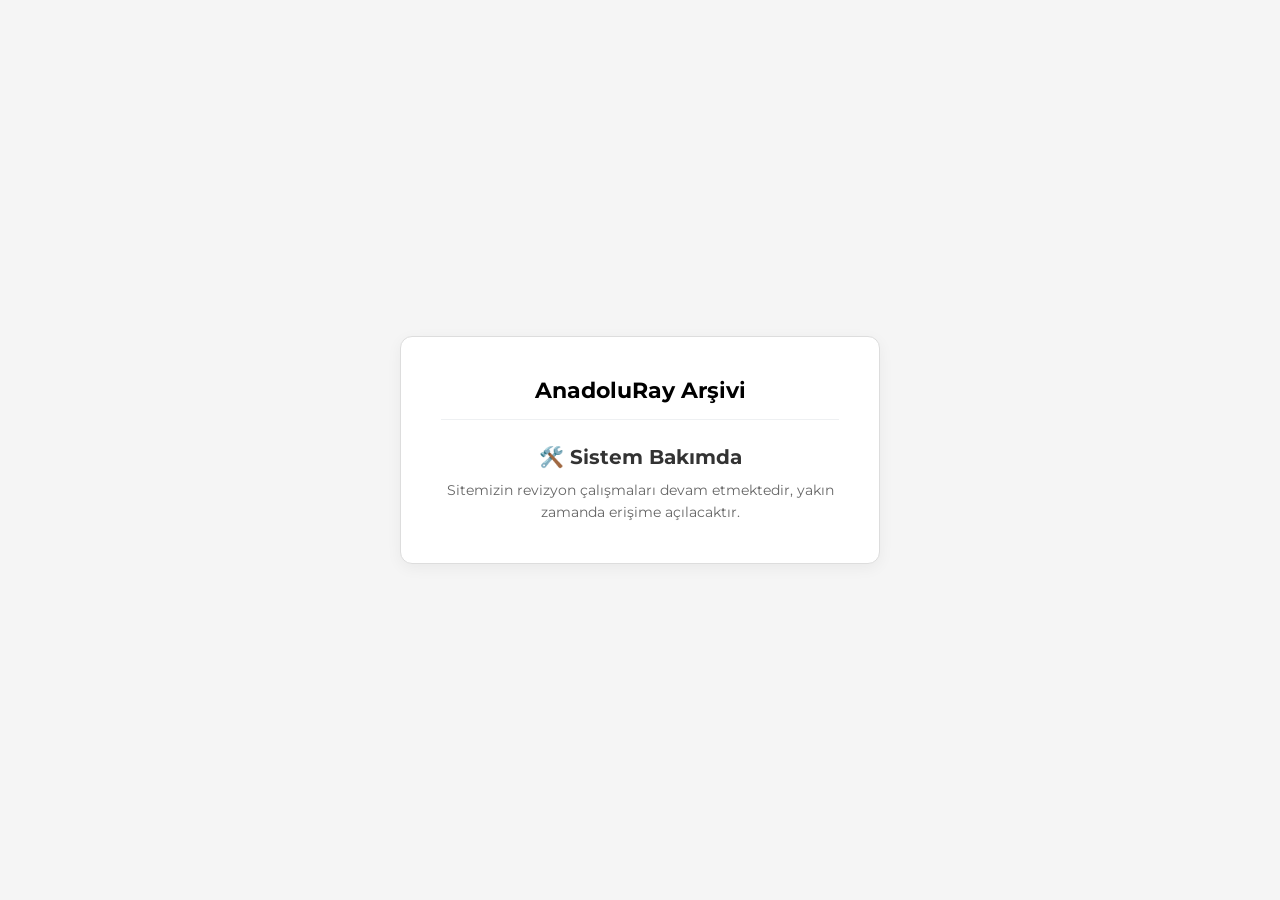
<file: bakim.html>
<!DOCTYPE html>
<html lang="tr">
<head>
<meta charset="UTF-8">
<meta name="viewport" content="width=device-width, initial-scale=1.0, maximum-scale=1.0, user-scalable=no">
<title>Bakım Çalışması | AnadoluRay Arşivi</title>
<link href="https://fonts.googleapis.com/css2?family=Montserrat:wght@600;700&display=swap" rel="stylesheet">
<style>
*{
margin:0;
padding:0;
box-sizing:border-box;
font-family:'Montserrat',sans-serif;
}
body{
background:#f5f5f5;
color:#222;
display:flex;
height:100vh;
align-items:center;
justify-content:center;
padding:20px;
}
.box{
background:white;
padding:40px;
border-radius:12px;
border:1px solid #ddd;
max-width:480px;
width:100%;
text-align:center;
box-shadow:0 4px 15px rgba(0,0,0,0.05);
}
.logo{
font-size:22px;
font-weight:700;
margin-bottom:15px;
color:#000;
}
.logo-divider{
width:100%;
height:1px;
background-color:#eef0f2;
margin-bottom:25px;
}
h1{
font-size:20px;
margin-bottom:10px;
color:#333;
}
p{
font-size:14px;
color:#666;
line-height:1.6;
}
</style>
<script>if (localStorage.getItem("theme") === "dark" || (!localStorage.getItem("theme") && window.matchMedia("(prefers-color-scheme: dark)").matches)) document.documentElement.classList.add("dark");</script>
</head>
<body>
<div class="box">
<div class="logo">AnadoluRay Arşivi</div>
<div class="logo-divider"></div>
<h1>🛠️ Sistem Bakımda</h1>
<p>Sitemizin revizyon çalışmaları devam etmektedir, yakın zamanda erişime açılacaktır.</p>
</div>
</body>
</html>
</file>
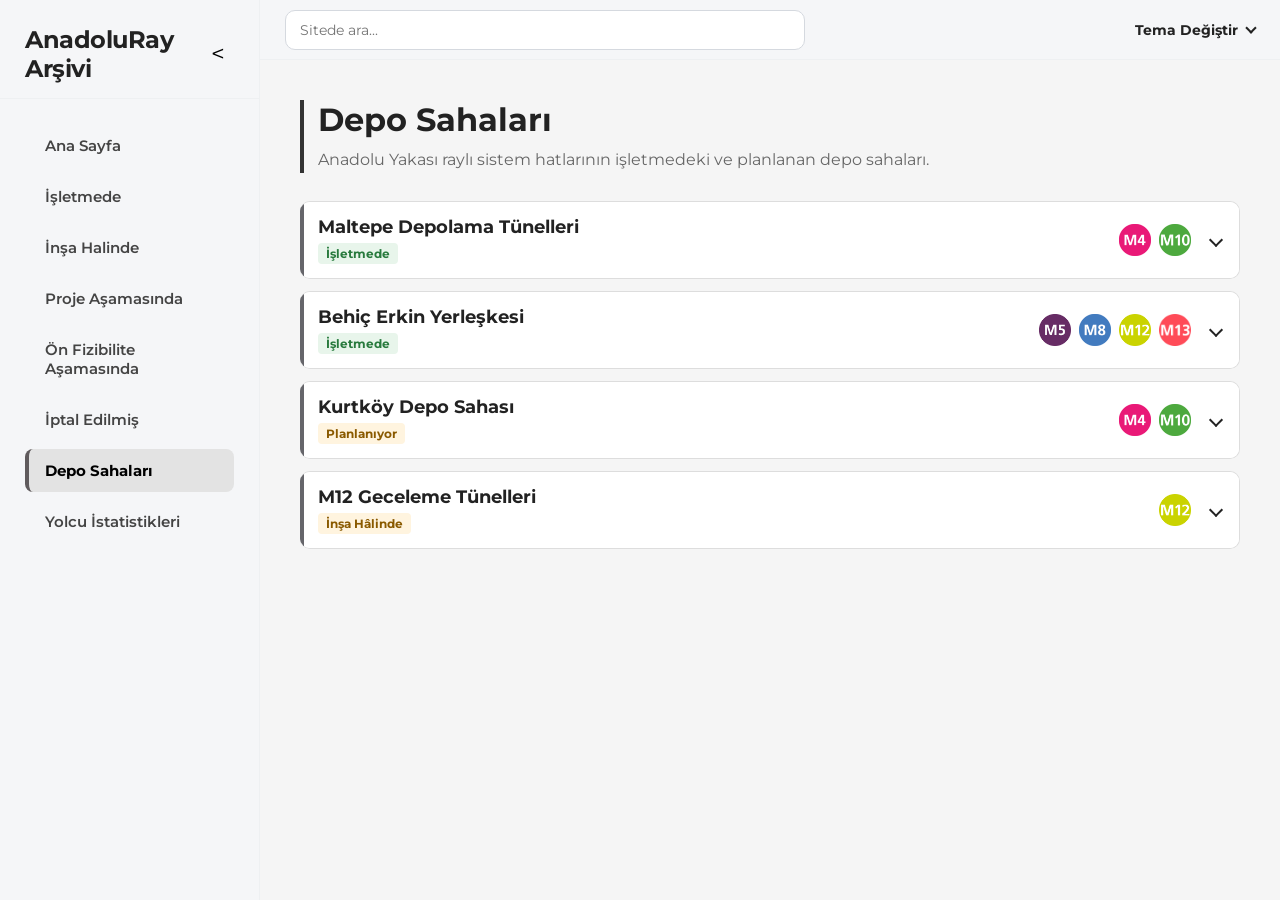
<file: depos.html>
<!DOCTYPE html>
<html lang="tr">
<head>
<meta charset="UTF-8">
<meta name="viewport" content="width=device-width, initial-scale=1.0, maximum-scale=1.0, user-scalable=no">
<title>Depo Sahaları - AnadoluRay Arşivi</title>
<meta name="description" content="İstanbul Anadolu Yakası raylı sistem hatlarının işletmedeki ve planlanan depo sahaları.">
<link href="https://fonts.googleapis.com/css2?family=Montserrat:wght@600;700&display=swap" rel="stylesheet">
<link rel="stylesheet" href="css/sidebar.css">
<link rel="stylesheet" href="css/style.css">
<link rel="stylesheet" href="css/depo-sahalari.css">
<link rel="stylesheet" href="css/mobile.css">
<link rel="stylesheet" href="css/darkmode.css">
<script>if (localStorage.getItem("theme") === "dark" || (!localStorage.getItem("theme") && window.matchMedia("(prefers-color-scheme: dark)").matches)) document.documentElement.classList.add("dark");</script>
</head>
<body>
<div class="top-bar">
<div class="site-search" role="search">
<label class="visually-hidden" for="site-search-input">Site içinde ara</label>
<input id="site-search-input" class="site-search-input" type="search" placeholder="Sitede ara..." autocomplete="off" aria-controls="site-search-results" aria-expanded="false">
<div class="site-search-results" id="site-search-results" role="listbox" aria-label="Arama sonuçları" hidden></div>
</div>
<div class="theme-menu">
<button class="theme-menu-trigger" aria-expanded="false" aria-controls="theme-options">
Tema Değiştir <span class="theme-menu-chevron" aria-hidden="true"></span>
</button>
<div class="theme-menu-options" id="theme-options" hidden>
<button class="theme-option desktop-theme" data-theme="dark">Siyah Tema</button>
<button class="theme-option desktop-theme" data-theme="light">Beyaz Tema</button>
</div>
</div>
<button class="menu-toggle">☰</button>
</div>

<div class="sidebar">
<div class="logo">
AnadoluRay Arşivi
<button class="sidebar-collapse" aria-label="Sidebarı küçült" title="Sidebarı küçült">&lt;</button>
</div>
<div class="menu">
<a href="index.html">Ana Sayfa</a>
<a href="isletmede.html">İşletmede</a>
<a href="insa.html">İnşa Halinde</a>
<a href="proje.html">Proje Aşamasında</a>
<a href="fizibilite.html">Ön Fizibilite Aşamasında</a>
<a href="iptal.html">İptal Edilmiş</a>
<a class="active" href="depos.html">Depo Sahaları</a>
<a href="yolcu-istatistikleri.html">Yolcu İstatistikleri</a>
</div>
</div>

<main class="content depo-content">
<header class="depo-heading">
<h1>Depo Sahaları</h1>
<p>Anadolu Yakası raylı sistem hatlarının işletmedeki ve planlanan depo sahaları.</p>
</header>

<section class="depo-list" aria-label="Depo sahaları">
<article class="line depo-line">
<button class="line-title depo-accordion-title" type="button" onclick="openLine(this)" aria-expanded="false" aria-controls="depo-maltepe">
<span class="depo-title-main">
<span class="depo-title-name">Maltepe Depolama Tünelleri</span>
<span class="depo-status active">İşletmede</span>
</span>
<span class="depo-route-logos" aria-label="Hatlar: M4, M10">
<img src="img/m4.png" alt="M4">
<img src="img/m10.png" alt="M10">
</span>
</button>
<div class="depo-panel" id="depo-maltepe">
<div class="depo-detail-grid">
<div class="depo-info">
<p>Maltepe Depo Sahası, M4 hattı için tasarlanmış iki paralel tünelden oluşmaktadır. Sahaya, Küçükyalı ve Maltepe istasyonları arasındaki bağlantı makasından veya Huzurevi–Gülsuyu istasyonları arasındaki bağlantı tünelinden ulaşılabilmektedir. Ayrıca parça tedariki ve çalışanların girişi için Altayçeşme Parkı'nın altından geçen ayrı bir giriş bulunmaktadır.</p>
<p>Depo sahası, M4 hattının Kadıköy–Kartal olarak işletildiği dönemin ihtiyaçlarına göre tasarlanmıştır. Bu nedenle 2026 yılında hizmete alınmaya başlanan Bozankaya tren setleri için yeterli depolama alanı ve altyapı bulunmamaktadır.</p>
<p>Sahada toplam 52 vagon (13 tren seti) kapasitesi bulunur. 16 vagondan oluşan dört tren seti için periyodik bakım alanı, yine 16 vagondan oluşan dört tren seti için de ağır bakım alanı mevcuttur.</p>
<p>Mevcut sahanın yetersiz kalması nedeniyle İBB, M4 ve M10 hatlarına hizmet verecek daha büyük bir depo sahasını Kurtköy'de inşa etmeyi planlamaktadır. Yeni deponun, M4 hattındaki tüm tren setlerini aynı anda barındırabilecek kapasitede olması öngörülmektedir. Kurtköy Depo Sahası hizmete girene kadar Bozankaya tren setlerinin geceleri istasyonlarda veya kuyruk tünellerinde depolanması gerekecektir.</p>
</div>
<figure class="depo-photo-frame">
<img src="img/depos-maltepe.webp" alt="Maltepe depo sahası" loading="lazy" onerror="this.hidden = true">
</figure>
</div>
</div>
</article>

<article class="line depo-line">
<button class="line-title depo-accordion-title" type="button" onclick="openLine(this)" aria-expanded="false" aria-controls="depo-behic-erkin">
<span class="depo-title-main">
<span class="depo-title-name">Behiç Erkin Yerleşkesi</span>
<span class="depo-status active">İşletmede</span>
</span>
<span class="depo-route-logos" aria-label="Hatlar: M5, M8, M12, M13">
<img src="img/m5.png" alt="M5">
<img src="img/m8.png" alt="M8">
<img src="img/m12.png" alt="M12">
<img src="img/m13.png" alt="M13">
</span>
</button>
<div class="depo-panel" id="depo-behic-erkin">
<div class="depo-detail-grid">
<div class="depo-info">
<p>Behiç Erkin Yerleşkesi, başlangıçta M5 Üsküdar–Samandıra Metro Hattı'nın inşasıyla paralel olarak planlanmış ve inşa edilmiştir. Tesisin rayları döşendikten kısa süre sonra M5 hattının depo sahası olarak kullanılmaya başlanmıştır. 2017–2022 yılları arasında inşaat ve tamamlanma çalışmaları sürdüğünden yerleşke bu dönemde yalnızca trenlerin depolanması amacıyla kullanılmış, M5 hattının işletme ve kontrol faaliyetleri Çarşı İstasyonu'ndan yürütülmüştür.</p>
<p>2022 yılında tesisin diğer işlevlerinin de devreye alınmasıyla Behiç Erkin Yerleşkesi, M5 ve M8 hatlarının kontrol merkezi, bakım ve depolama tesisi hâline gelmiştir. Gelecekte M12 ve M13 hatlarının yönetim ve depolama faaliyetlerinin de bu yerleşkeden yürütülmesi planlanmaktadır.</p>
<p>Tesiste, toplam 60 vagonun ağır ve periyodik bakımının gerçekleştirilebileceği bir bakım atölyesi bulunmaktadır. Yerleşke, 40 M8 treni, 40 M12 treni ve 150 M5 treninin depolanmasına hizmet vermektedir.</p>
<p>Yerleşkede iki katlı ek bir depolama alanının inşası devam etmektedir. Bu bölümün tamamlanmasıyla tesisin toplam kapasitesinin yaklaşık 600 vagona ulaşması öngörülmektedir.</p>
<p>Geçmişte M4 hattının depo sahasının Behiç Erkin Yerleşkesi'ne taşınmasına yönelik planlar da gündeme gelmiştir. Ancak M4 hattında kullanılan araç filosunun büyüklüğü ve yerleşkenin M4 hattına doğrudan bağlantısını sağlayacak bir bağlantı tünelinin bulunmaması nedeniyle bu planlardan vazgeçilmiştir. Bunun yerine, M4 hattının artan araç filosuna hizmet verebilmesi amacıyla Kurtköy'de yeni ve daha büyük bir depo sahasının oluşturulması planlanmıştır.</p>
<p><b>Hatların depo sahasına erişimi</b></p>
<p><b>M5:</b> Depo sahasına, M5 hattının Necip Fazıl ve Dudullu istasyonları arasında bulunan yaklaşık 2.700 metre uzunluğundaki çift tüp bağlantı tünelleri üzerinden ulaşılmaktadır.</p>
<p><b>M8:</b> M8 hattı, Parseller İstasyonu'ndan sonra yaklaşık 300 metre boyunca düz şekilde devam ederek Behiç Erkin Yerleşkesi'ne ulaşmaktadır.</p>
<p><b>M12:</b> M12 hattının tesisi ağırlıklı olarak periyodik bakım amacıyla kullanması planlanmaktadır. Hatta kullanılacak trenlerin gece depolaması ise M12'nin kendi geceleme ve depolama tünellerinde gerçekleştirilecektir.</p>
<p><b>M13:</b> M13 hattının Behiç Erkin Yerleşkesi'ne, Sarıgazi ile Sancaktepe Şehir Hastanesi istasyonları arasında bulunan yaklaşık 750 metre uzunluğundaki bağlantı tüneli üzerinden ulaşması planlanmaktadır.</p>
</div>
<figure class="depo-photo-frame">
<img src="img/depos-behic-erkin.webp" alt="Behiç Erkin Yerleşkesi depo sahası" loading="lazy" onerror="this.hidden = true">
</figure>
</div>
</div>
</article>

<article class="line depo-line">
<button class="line-title depo-accordion-title" type="button" onclick="openLine(this)" aria-expanded="false" aria-controls="depo-kurtkoy">
<span class="depo-title-main">
<span class="depo-title-name">Kurtköy Depo Sahası</span>
<span class="depo-status planned">Planlanıyor</span>
</span>
<span class="depo-route-logos" aria-label="Planlanan hatlar: M4, M10">
<img src="img/m4.png" alt="M4">
<img src="img/m10.png" alt="M10">
</span>
</button>
<div class="depo-panel" id="depo-kurtkoy">
<div class="depo-detail-grid">
<div class="depo-info">
<p>M4/M10 uzatması kapsamında Kurtköy/ViaPort istasyonundan sonra yeni bir depo sahası planlanmaktadır.</p>
</div>
<figure class="depo-photo-frame">
<img src="img/depos-kurtkoy.webp" alt="Planlanan Kurtköy depo sahası" loading="lazy" onerror="this.hidden = true">
</figure>
</div>
</div>
</article>

<article class="line depo-line">
<button class="line-title depo-accordion-title" type="button" onclick="openLine(this)" aria-expanded="false" aria-controls="depo-m12-geceleme">
<span class="depo-title-main">
<span class="depo-title-name">M12 Geceleme Tünelleri</span>
<span class="depo-status planned">İnşa Hâlinde</span>
</span>
<span class="depo-route-logos" aria-label="Hat: M12">
<img src="img/m12.png" alt="M12">
</span>
</button>
<div class="depo-panel" id="depo-m12-geceleme">
<div class="depo-detail-grid">
<div class="depo-info">
<p>M12 hattında, Finans Merkezi İstasyonu sonrasında trenlerin gece depolanması için iki geceleme tüneli bulunmaktadır. Tüneller, M12 hattının 4 vagonlu tren setlerine göre tasarlanmıştır.</p>
</div>
<figure class="depo-photo-frame">
<img src="img/depos-m12-geceleme.webp" alt="M12 geceleme tünelleri" loading="lazy" onerror="this.hidden = true">
</figure>
</div>
</div>
</article>
</section>
</main>
<script src="js/script.js"></script>
</body>
</html>
</file>
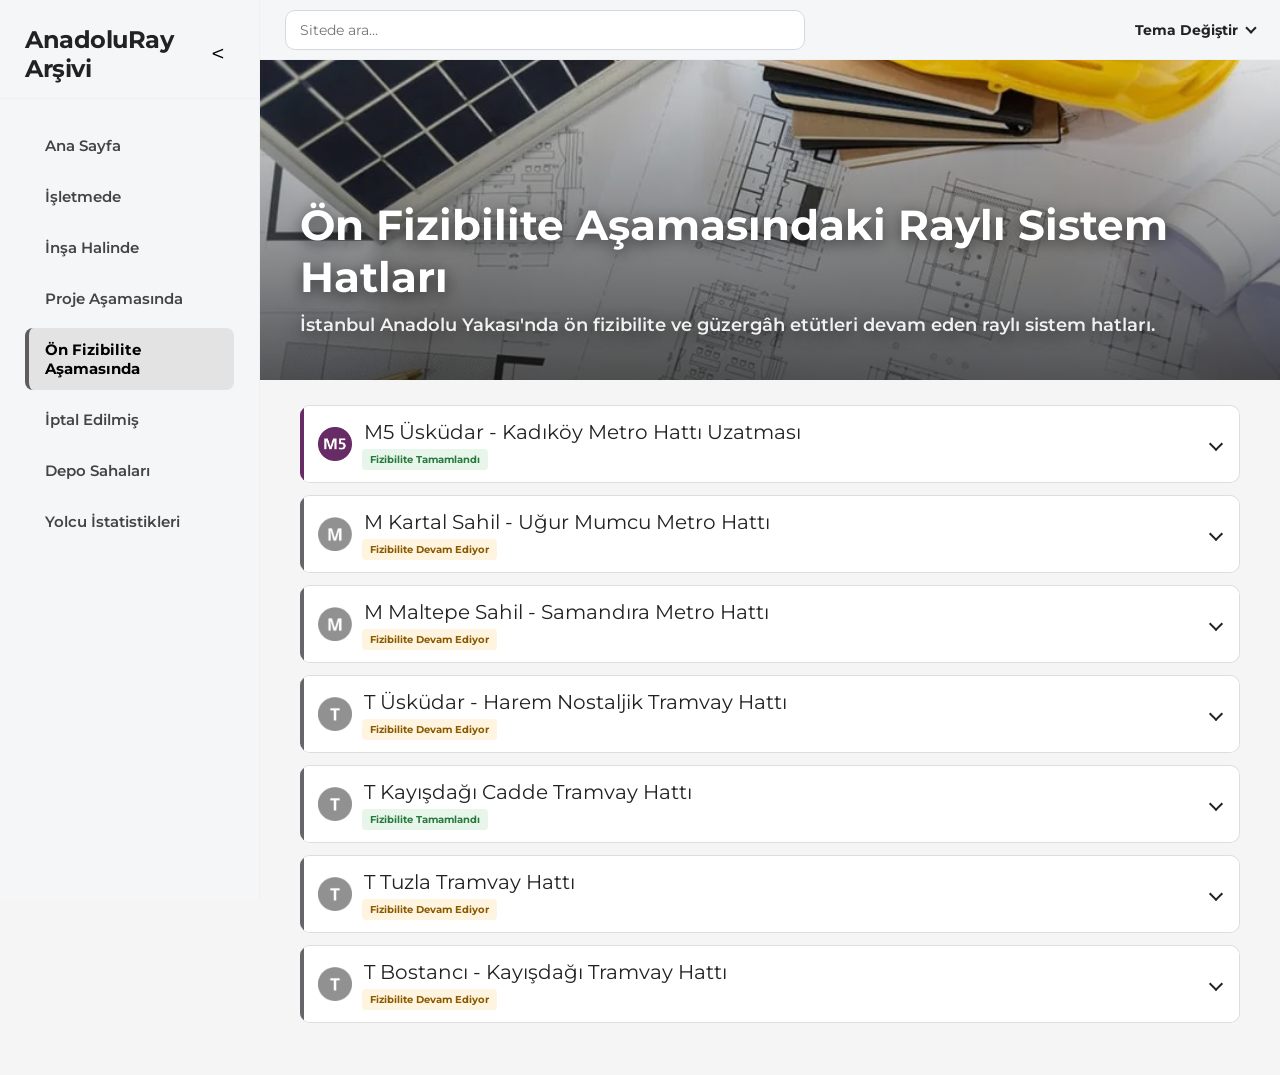
<file: fizibilite.html>
<!DOCTYPE html>
<html lang="tr">

<head>

<meta charset="UTF-8">
<meta name="viewport" content="width=device-width, initial-scale=1.0, maximum-scale=1.0, user-scalable=no">

<title>Proje Halinde - AnadoluRay Arşivi</title>

<link href="https://fonts.googleapis.com/css2?family=Montserrat:wght@600;700&display=swap" rel="stylesheet">

<link rel="stylesheet" href="css/sidebar.css">
<link rel="stylesheet" href="css/style.css">
<link rel="stylesheet" href="css/fizibilite.css">
<link rel="stylesheet" href="css/mobile.css">
<link rel="stylesheet" href="css/darkmode.css">





<script>if (localStorage.getItem("theme") === "dark" || (!localStorage.getItem("theme") && window.matchMedia("(prefers-color-scheme: dark)").matches)) document.documentElement.classList.add("dark");</script>
</head>


<body>
<div class="top-bar">
<div class="site-search" role="search">
<label class="visually-hidden" for="site-search-input">Site içinde ara</label>
<input id="site-search-input" class="site-search-input" type="search" placeholder="Sitede ara..." autocomplete="off" aria-controls="site-search-results" aria-expanded="false">
<div class="site-search-results" id="site-search-results" role="listbox" aria-label="Arama sonuçları" hidden></div>
</div>
<div class="theme-menu">
<button class="theme-menu-trigger" aria-expanded="false" aria-controls="theme-options">
Tema Değiştir <span class="theme-menu-chevron" aria-hidden="true"></span>
</button>
<div class="theme-menu-options" id="theme-options" hidden>
<button class="theme-option desktop-theme" data-theme="dark">Siyah Tema</button>
<button class="theme-option desktop-theme" data-theme="light">Beyaz Tema</button>
</div>
</div>
<button class="menu-toggle">
☰
</button>
</div>

<div class="sidebar">


<div class="logo">
AnadoluRay Arşivi
<button class="sidebar-collapse" aria-label="Sidebarı küçült" title="Sidebarı küçült">&lt;</button>
</div>



<div class="menu">


<a href="index.html">
Ana Sayfa
</a>


<a href="isletmede.html">
İşletmede
</a>

<a href="insa.html">
İnşa Halinde
</a>



<a href="proje.html">
Proje Aşamasında
</a>


<a class="active" href="fizibilite.html">
Ön Fizibilite Aşamasında
</a>


<a href="iptal.html">
İptal Edilmiş
</a>

<a href="depos.html">Depo Sahaları</a>

<a href="yolcu-istatistikleri.html">
Yolcu İstatistikleri
</a>

</div>


</div>





<div class="content">

 <div class="hero">
    <div class="hero-content">
        <h1>Ön Fizibilite Aşamasındaki Raylı Sistem Hatları</h1>
        <p>İstanbul Anadolu Yakası'nda ön fizibilite ve güzergâh etütleri devam eden raylı sistem hatları.</p>
    </div>
</div>




<div class="line">


<div class="line-title m5" onclick="openLine(this)">

<img src="img/m5.png" class="line-logo">
  
M5 Üsküdar - Kadıköy Metro Hattı Uzatması
<span class="line-status completed">Fizibilite Tamamlandı</span>
</div>


<div class="line-content">


<div class="info">

<p><b>İhale Tarihi:</b> 2029 Sonrası</p>

<p><b>Uzunluk:</b> ?</p>

<p><b>İstasyon Sayısı:</b> ?</p>


<p>
Geçmişte İBB raporlarında bahsedilen hat ile ilgili herhangi bir detay mevcut değildir.

</p>


</div>


<div class="route" data-osm-id="" data-osm-color="#672c65">
<div class="route-placeholder">
Güzergah Fotoğrafı
</div>

</div>


</div>

</div>







<div class="line">


<div class="line-title m" onclick="openLine(this)">

<img src="img/m.png" class="line-logo">
  
M Kartal Sahil - Uğur Mumcu Metro Hattı
<span class="line-status ongoing">Fizibilite Devam Ediyor</span>
</div>


<div class="line-content">


<div class="info">

<p><b>İhale Tarihi:</b> 2029 Sonrası</p>

<p><b>Uzunluk:</b> 4,90km</p>

<p><b>İstasyon Sayısı:</b> 3</p>
 
<p>
Kartal Sahil – Uğur Mumcu Metro Hattı, ilk kez 2017 yılında yayımlanan vizyon haritasında yer alan bir raylı sistem projesidir. Hat, ilk planlama aşamasında havaray sistemi olarak düşünülmüş, ilerleyen dönemlerde yapılan revizyonlarla birlikte metro hattı olarak yeniden değerlendirilmiştir.
</p>
<p>

Kasım 2025 itibarıyla hattın ön fizibilite ve etüt çalışmaları devam etmektedir. Projenin kesin istasyon sayısı, istasyon konumları ve teknik detayları henüz netleşmemiştir.
</p>
<p>

Planlamalara göre hattın, mevcut M4 Kadıköy – Sabiha Gökçen Havalimanı Metro Hattı ve Marmaray ile entegrasyon sağlaması hedeflenmektedir. İBB’nin 2025 Faaliyet Raporu’nda hattın uzunluğu yaklaşık 4,90 kilometre olarak belirtilmiştir. Proje, İBB’nin 2029 sonrası dönemde gerçekleştirilmesi planlanan raylı sistem yatırımları arasında yer almaktadır.
</p>
<p>

Öngörülen güzergâha göre hat, Kartal Nevzen Tevfik Meydanı’ndan başlayarak Spor Caddesi boyunca ilerleyecek ve Kartal Köprüsü bölgesine ulaşacaktır. Ardından Samandıra – Kartal yolunu takip ederek Uğur Mumcu Kavşağı’nda son bulması planlanmaktadır.


</p>


</div>


<div class="route" data-osm-id="1216322637" data-osm-color="#65656a">

</div>


</div>

</div>





  
<div class="line">


<div class="line-title m" onclick="openLine(this)">

<img src="img/m.png" class="line-logo">

M Maltepe Sahil - Samandıra Metro Hattı
<span class="line-status ongoing">Fizibilite Devam Ediyor</span>
</div>


<div class="line-content">


<div class="info">

<p><b>İhale Tarihi:</b> 2029 Sonrası</p>

<p><b>Uzunluk:</b> 9,20 km</p>

<p><b>İstasyon Sayısı:</b> 6</p>

<p>
Maltepe Sahil'den başlayan metro hattı geçmişte havaray olarak planlanmış, ancak sonrasında metro hattına dönüştürülmüştür. Hattın yapılış amacı Samandıra YHT Garı'na ulaşımı sağlamaktır.
</p>


</div>


<div class="route" data-osm-id="1216323882" data-osm-color="#65656a">


</div>


</div>


</div>








<div class="line">


<div class="line-title t" onclick="openLine(this)">

<img src="img/t.png" class="line-logo">

T Üsküdar - Harem Nostaljik Tramvay Hattı
<span class="line-status ongoing">Fizibilite Devam Ediyor</span>
</div>


<div class="line-content">


<div class="info">

<p><b>İhale Tarihi:</b> 2029 Sonrası</p>

<p><b>Uzunluk:</b> 2 km</p>

<p><b>İstasyon Sayısı:</b> 9</p>
 
<p>
Geçmişte İBB raporlarında bahsedilen hat ile ilgili herhangi bir bilgi mevcut değildir.
</p>


</div>


<div class="route" data-osm-id="1201660734" data-osm-color="#65656a">
</div>


</div>


</div>








<div class="line">


<div class="line-title t" onclick="openLine(this)">

<img src="img/t.png" class="line-logo">
  
T Kayışdağı Cadde Tramvay Hattı
<span class="line-status completed">Fizibilite Tamamlandı</span>
</div>


<div class="line-content">


<div class="info">

<p><b>İhale Tarihi:</b> 2029 Sonrası</p>

<p><b>Uzunluk:</b> 2,30 km</p>

<p><b>İstasyon Sayısı:</b> ?</p>
 
<p>
İBB 2025 faaliyet raporunda bahsedilen hat ile ilgili herhangi bir bilgi mevcut değildir.
</p>


</div>


<div class="route" data-osm-id="" data-osm-color="#65656a">

<div class="route-placeholder">
Güzergah Fotoğrafı
</div>

</div>


</div>


</div>








<div class="line">


<div class="line-title t" onclick="openLine(this)">

<img src="img/t.png" class="line-logo">
  
T Tuzla Tramvay Hattı
<span class="line-status ongoing">Fizibilite Devam Ediyor</span>
</div>


<div class="line-content">


<div class="info">

<p><b>İhale Tarihi:</b> 2029 Sonrası</p>

<p><b>Uzunluk:</b> 4,80 km</p>

<p><b>İstasyon Sayısı:</b> ?</p>
 
<p>
İBB 2025 faaliyet raporunda bahsedilen hat ile ilgili herhangi bir bilgi mevcut değildir.
</p>


</div>


<div class="route" data-osm-id="" data-osm-color="#65656a">

<div class="route-placeholder">
Güzergah Fotoğrafı
</div>

</div>


</div>


</div>








<div class="line">


<div class="line-title t" onclick="openLine(this)">

<img src="img/t.png" class="line-logo">
  
T Bostancı - Kayışdağı Tramvay Hattı
<span class="line-status ongoing">Fizibilite Devam Ediyor</span>
</div>


<div class="line-content">


<div class="info">

<p><b>İhale Tarihi:</b> 2029 Sonrası</p>

<p><b>Uzunluk:</b> 4,10 km</p>

<p><b>İstasyon Sayısı:</b> ?</p>

<p>
İBB 2025 faaliyet raporunda bahsedilen hat ile ilgili herhangi bir bilgi mevcut değildir.
</p>


</div>


<div class="route" data-osm-id="" data-osm-color="#65656a">

<div class="route-placeholder">
Güzergah Fotoğrafı
</div>

</div>


</div>


</div>





  
</div>







<script src="js/script.js"></script>
</body>

</html>
</file>
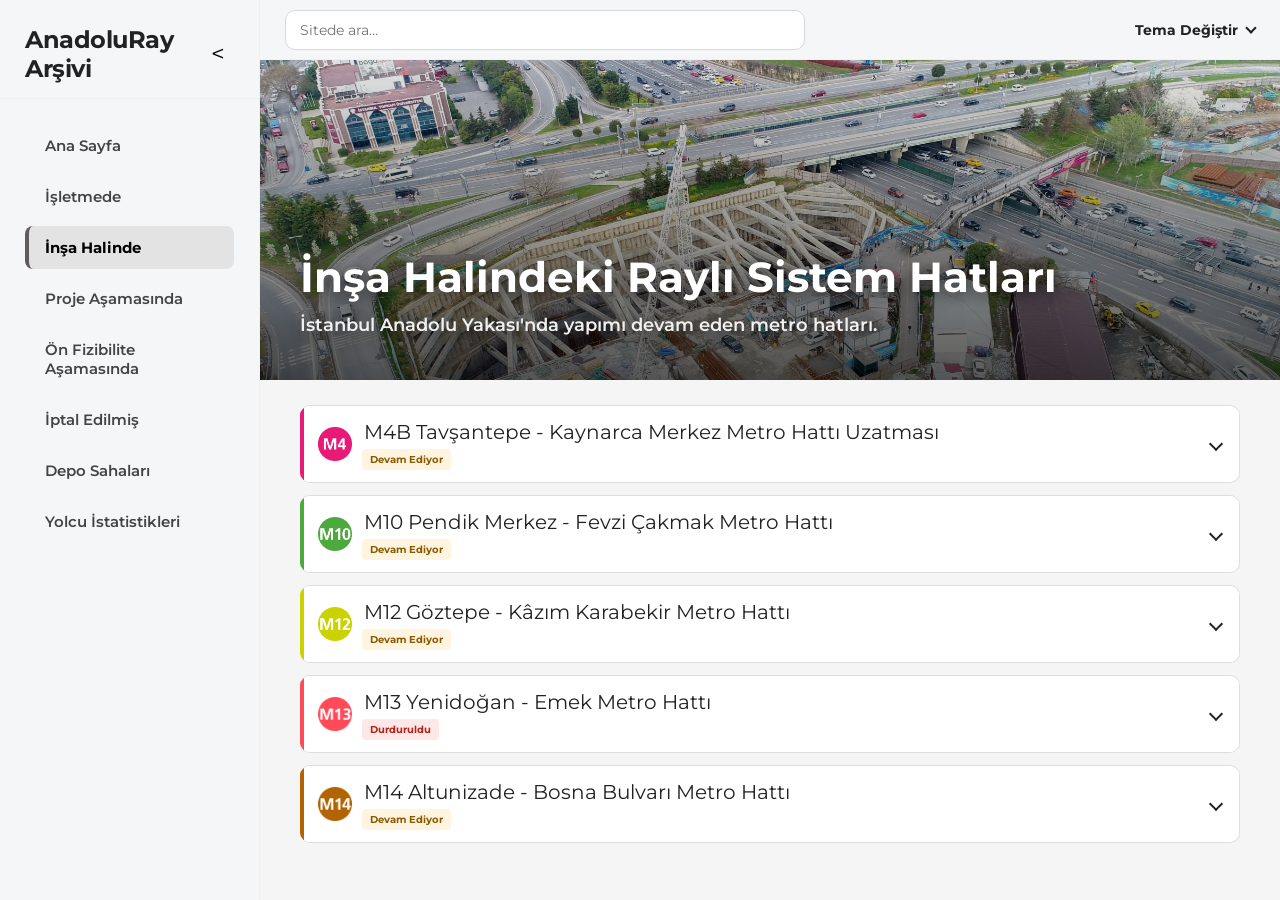
<file: insa.html>
<!DOCTYPE html>
<html lang="tr">
<head>
<meta charset="UTF-8">
<meta name="viewport" content="width=device-width, initial-scale=1.0, maximum-scale=1.0, user-scalable=no">
<title>İnşa Halinde - AnadoluRay Arşivi</title>
<meta name="description" content="Yapımı devam eden metro ve raylı sistem projelerinin güncel inşaat durumu ve ilerleme bilgileri.">
<link href="https://fonts.googleapis.com/css2?family=Montserrat:wght@600;700&display=swap" rel="stylesheet">
<link rel="stylesheet" href="css/sidebar.css">
<link rel="stylesheet" href="css/style.css">
<link rel="stylesheet" href="css/insa.css">
<link rel="stylesheet" href="css/mobile.css">
<link rel="stylesheet" href="css/darkmode.css">
<script>if (localStorage.getItem("theme") === "dark" || (!localStorage.getItem("theme") && window.matchMedia("(prefers-color-scheme: dark)").matches)) document.documentElement.classList.add("dark");</script>
</head>
<body>
<div class="top-bar">
<div class="site-search" role="search">
<label class="visually-hidden" for="site-search-input">Site içinde ara</label>
<input id="site-search-input" class="site-search-input" type="search" placeholder="Sitede ara..." autocomplete="off" aria-controls="site-search-results" aria-expanded="false">
<div class="site-search-results" id="site-search-results" role="listbox" aria-label="Arama sonuçları" hidden></div>
</div>
<div class="theme-menu">
<button class="theme-menu-trigger" aria-expanded="false" aria-controls="theme-options">
Tema Değiştir <span class="theme-menu-chevron" aria-hidden="true"></span>
</button>
<div class="theme-menu-options" id="theme-options" hidden>
<button class="theme-option desktop-theme" data-theme="dark">Siyah Tema</button>
<button class="theme-option desktop-theme" data-theme="light">Beyaz Tema</button>
</div>
</div>
<button class="menu-toggle">
☰
</button>
</div>
<div class="sidebar">
<div class="logo">
AnadoluRay Arşivi
<button class="sidebar-collapse" aria-label="Sidebarı küçült" title="Sidebarı küçült">&lt;</button>
</div>
<div class="menu">
<a href="index.html"> Ana Sayfa</a>
<a href="isletmede.html"> İşletmede</a>
<a class="active" href="insa.html"> İnşa Halinde</a>
<a href="proje.html"> Proje Aşamasında</a>
<a href="fizibilite.html"> Ön Fizibilite Aşamasında</a>
<a href="iptal.html"> İptal Edilmiş</a>
<a href="depos.html">Depo Sahaları</a>
<a href="yolcu-istatistikleri.html"> Yolcu İstatistikleri</a>
</div>
</div>
<div class="content">
<div class="hero">
<div class="hero-content">
<h1>İnşa Halindeki Raylı Sistem Hatları</h1>
<p>İstanbul Anadolu Yakası'nda yapımı devam eden metro hatları.</p>
</div>
</div>
<!-- M4B HATTI -->
<div class="line m4">
<div class="line-title m4" onclick="openLine(this)">
<img src="img/m4.png" class="line-logo" alt="M4B"> M4B Tavşantepe - Kaynarca Merkez Metro Hattı Uzatması
<span class="line-status ongoing">Devam Ediyor</span>
</div>
<div class="line-content">
<div class="line-top">
<div class="info">
<p><b>Sinyalizasyon:</b> Thales SelTrac (GoA2, ATO, ATP)</p>
<p><b>Uzunluk:</b> 1,2 km</p>
<p><b>İstasyon Sayısı:</b> 1 (Kaynarca Merkez)</p>
<p><b>Fiziki İlerleme:</b> %89</p>
<p><b>Yüklenici:</b> Özgün İnşaat Taahhüt San. ve Tic. A.Ş.</p>
<p><b>Açılış Hedefi:</b> 2027</p>
<p><b>Tren Marka Model:</b> Bozankaya (100 Vagon)</p>
<br>
<p>
<b>M4B Tavşantepe - Kaynarca Merkez Metro Hattı Uzatması</b>, Kadıköy - Sabiha Gökçen Havalimanı metro hattının Tuzla yönündeki uzatmasının 1. etabını oluşturmaktadır. Tavşantepe İstasyonu'ndan başlayan ve 1,2 kilometre uzunluğunda tek istasyonlu (Kaynarca Merkez) bir hat olan proje, M4 hattını Kaynarca Merkez üzerinden M10 hattı ile entegre hale getirmektedir.
</p>
</div>
<div class="route" data-osm-id="1577243641" data-osm-color="#e91977">
</div>
</div>
<div class="full-width-text">
<h3>Proje Geçmişi ve Evrimi</h3>
<p>
Tavşantepe - Tuzla uzatmasının ilk ihalesi Mart 2017'de gerçekleştirilmiş, ihaleyi Cengiz İnşaat ve Alsim Alarko ortaklığı 1.613.815.000 TL bedelle kazanmıştır. 14 Nisan 2017'de sözleşmesi imzalanıp çalışmalara başlanan proje, finansman eksikliği gerekçesiyle 29 Aralık 2017 tarihli yazı ile 2018 başında durdurulmuştur. Kasım 2019'da sağlanan 86 milyon Euro tutarındaki kredi ve Aralık 2020'deki 34 milyon Euro tutarındaki Eurobond finansmanı ile projeler revize edilerek Ekim 2020'de inşaat yeniden başlatılmıştır.
</p>
<p>
Süreç devam ederken yüklenici firma Haziran 2022'de yasal haklarından yararlanarak sözleşmeyi feshetmiştir. Pendik Merkez - Fevzi Çakmak kesimiyle birleştirilerek 14 Eylül 2022'de tekrarlanan ikinci ihaleyi 2.896.691.029,14 TL bedelle Özgün İnşaat kazanmış ve Ekim 2022'de sahadaki çalışmalara geçilmiştir. Ekim 2023'te Kaynarca Merkez İstasyonu'ndaki kazı çalışmaları tamamlanmış; Eylül 2023 itibarıyla demiryolu 1. faz ve yürüme yolu imalatlarına başlanmıştır.
</p>
<h3>Etap Açılış Planları</h3>
<p>
• <b>2027:</b> Tavşantepe – Kaynarca Merkez kesiminin hizmete açılması hedeflenmektedir.
</p>
<h3>Altyapı ve Teknik Özellikler</h3>
<p>
M4 ana hattı ile teknik standartları aynı olan yapıda 1500V DC rijit katener sistemi ve Thales SelTrac sinyalizasyon altyapısı kullanılmıştır. Peron boyutları 180 metre uzunluğunda tasarlanmış olup, hat işletmede maksimum 80 km/sa hıza uygun olarak 4 vagonlu 100 Bozankaya tren setiyle hizmet verecektir.
</p>
<h3>Entegrasyonlar</h3>
<p>
• <b>Kaynarca Merkez İstasyonu:</b> M10 Pendik Merkez - Fevzi Çakmak Metro Hattı ile entegrasyon.
</p>
</div>
</div>
</div>


<!-- M10 HATTI -->
<div class="line m10">
<div class="line-title m10" onclick="openLine(this)">
<img src="img/m10.png" class="line-logo" alt="M10"> M10 Pendik Merkez - Fevzi Çakmak Metro Hattı
<span class="line-status ongoing">Devam Ediyor</span>
</div>
<div class="line-content">
<div class="line-top">
<div class="info">
<p><b>Sinyalizasyon:</b> Thales SelTrac (GoA2, ATO, ATP)</p>
<p><b>Uzunluk:</b> 5,1 km (Pendik Merkez - Fevzi Çakmak: 3,9 km / Tavşantepe - Kaynarca Merkez: 1,2 km)</p>
<p><b>İstasyon Sayısı:</b> 3 (Fevzi Çakmak hariç 2 + Tavşantepe hariç 1)</p>
<p><b>Fiziki İlerleme:</b> %89</p>
<p><b>Yüklenici:</b> Özgün İnşaat Taahhüt San. ve Tic. A.Ş.</p>
<p><b>Tren Marka Model:</b> Bozankaya (100 Vagon)</p>
<br>
<p>
<b>M10 Pendik Merkez - Fevzi Çakmak Metro Hattı</b>, İstanbul'un Anadolu Yakası'nda hizmet veren M4 hattının bir uzatmasıdır. Pendik İstasyonu'ndan başlayan hat Kaynarca Merkez ve Fevzi Çakmak istasyonlarından geçmektedir. Fevzi Çakmak'tan itibaren Ulaştırma ve Altyapı Bakanlığı tarafından inşa edilen Sabiha Gökçen Havalimanı kesimine bağlanarak YHT yolcularını havalimanına ulaştırması planlanmaktadır. Sefer süresi 11 dakika olarak planlanmıştır.
</p>
</div>
<div class="route" data-osm-id="825953000" data-osm-color="#4da93e">
</div>
</div>
<div class="full-width-text">
<h3>Proje Geçmişi ve Evrimi</h3>
<p>
Hattın ihalesi Tuzla kesimi ile birlikte Mart 2017'de gerçekleştirilmiş, ihaleyi Cengiz İnşaat ve Alsim Alarko ortaklığı 1.613.815.000 TL bedelle kazanmıştır. 14 Nisan 2017'de sözleşmesi imzalanıp çalışmalara başlanan proje, finansman eksikliği gerekçesiyle 29 Aralık 2017 tarihli yazı ile 2018 başında durdurulmuştur. Kasım 2019'da sağlanan 86 milyon Euro tutarındaki kredi ve Aralık 2020'deki 34 milyon Euro tutarındaki Eurobond finansmanı ile projeler revize edilerek Ekim 2020'de inşaat yeniden başlatılmıştır.
</p>
<p>
Süreç devam ederken yüklenici firma Haziran 2022'de o dönem çıkan Cumhurbaşkanlığı kararnamesinden yararlanarak sözleşmeyi feshetmiştir. Tavşantepe - Kaynarca Merkez kesimiyle birleştirilerek 14 Eylül 2022'de tekrarlanan ikinci ihaleyi 2.896.691.029,14 TL bedelle Özgün İnşaat kazanmış ve Ekim 2022'de sahadaki çalışmalara geçilmiştir. Haziran 2023'te Pendik Merkez İstasyonu'ndaki arkeolojik kazılar, Ekim 2023'te ise Kaynarca Merkez İstasyonu'ndaki kazı çalışmaları tamamlanmış; Eylül 2023 itibarıyla demiryolu ve yürüme yolu imalatlarına başlanmıştır.
</p>
<h3>Etap Açılış Planları</h3>
<p>
• <b>2027:</b> Pendik Merkez – Fevzi Çakmak ve Tavşantepe – Kaynarca Merkez kesimlerinin hizmete açılması hedeflenmektedir.
</p>
<h3>Altyapı ve Teknik Özellikler</h3>
<p>
M4 hattı ile aynı teknik standartlara sahip olan hatta 1 tünel ve 1 aç-kapa istasyon yapısı yer almaktadır. 1500V DC rijit katener sistemi ve Thales SelTrac sinyalizasyon altyapısı tercih edilmiştir. Peron boyutları 180 metre uzunluğunda tasarlanmış olup, hat işletmede maksimum 80 km/sa hıza uygun olarak 4 vagonlu 100 Bozankaya tren setiyle hizmet verecek şekilde planlanmıştır.
</p>
</div>
</div>
</div>

<!-- M12 HATTI -->
<div class="line m12">
<div class="line-title m12" onclick="openLine(this)">
<img src="img/m12.png" class="line-logo" alt="M12"> M12 Göztepe - Kâzım Karabekir Metro Hattı
<span class="line-status ongoing">Devam Ediyor</span>
</div>
<div class="line-content">
<div class="line-top">
<div class="info">
<p><b>Sinyalizasyon:</b> Bombardier Cityflo 650 (GoA4, UTO)</p>
<p><b>Uzunluk:</b> 13 km</p>
<p><b>İstasyon Sayısı:</b> 11</p>
<p><b>Fiziki İlerleme:</b> %97</p>
<p><b>Yüklenici:</b> Gülermak-Nurol-Makyol ortaklığı</p>
<p><b>Tren Marka Model:</b> Hyundai Rotem (40 vagon)</p>
<br>
<p>
<b>M12 (60. Yıl Parkı – Kâzım Karabekir) Metro Hattı</b>, İstanbul'un Anadolu Yakası'nda 60. Yıl Parkı ile Kâzım Karabekir arasında hizmet verecek 13 kilometre uzunluğunda ve 11 istasyonlu sürücüsüz metro hattıdır. İstanbul Büyükşehir Belediyesi tarafından inşa edilen hat, M7 ve M8 hatlarında da kullanılan Hyundai Rotem marka sürücüsüz metro araçlarıyla işletilecektir. 4 vagonlu trenlere göre tasarlanan hatta ayrıca M8 hattına bağlanan 900 metre uzunluğunda bir bağlantı tüneli ve Finans Merkezi İstasyonu sonrasında 1 kilometre uzunluğunda iki geceleme tüneli bulunmaktadır.
</p>
</div>
<div class="route" data-osm-id="15520693" data-osm-color="#cad300">
</div>
</div>

<div class="full-width-text">
<h3>Proje Geçmişi ve Evrimi</h3>

<p>
M12 Metro Hattı'nın ihale ilanı 11 Ağustos 2016 tarihinde 2.182.165.754,30 TL yaklaşık maliyet üzerinden yapılmış, yaklaşık yedi ay süren değerlendirme sürecinin ardından 12 Mart 2017 tarihinde ihale sonuçlandırılmıştır. İhaleyi 2.469.924.400 TL teklif veren Gülermak Ağır Sanayi – Nurol İnşaat ortak girişimi kazanmış ve aynı yıl içerisinde hattın inşaat çalışmalarına başlanmıştır.
</p>

<p>
2018 yılının ortalarından itibaren ödenek yetersizliği ve kredi temin edilememesi nedeniyle hattın inşaat çalışmaları tamamen durdurulmuştur. 2019 yerel seçimlerinin ardından hattın yeniden finansmanı için çalışmalar başlatılmış ve Eylül 2019'da Avrupa İmar ve Kalkınma Bankası'ndan (EBRD) 97,5 milyon avro kredi sağlanmıştır. 20 Eylül 2019 tarihinde düzenlenen törenle hattın inşaat çalışmaları yeniden başlatılmıştır.
</p>

<p>
İnşaatın yeniden başlamasının ardından Finans Merkezi İstasyonu'ndan ikisi kuzey, ikisi güney yönünde olmak üzere toplam dört TBM ile tünel kazılarına başlanmıştır. 18 Eylül 2021 tarihinde TBM'lerden ikisi aynı anda Sahrayıcedit ve Çarşı istasyonlarına ulaşmıştır. 14 Ekim 2022 tarihinde Avrupa İmar ve Kalkınma Bankası tarafından hat için 75 milyon avro tutarında ek kredi sağlanmıştır.
</p>

<p>
16 Haziran 2023 tarihinde Site İstasyonu'nda hattın ilk ray kaynağı gerçekleştirilmiştir. Ardından ray serimi ve katener çalışmalarına devam edilmiştir. 9 Mart 2024 tarihinde Ataşehir – Finans Merkezi istasyonları arasında hattın ilk test sürüşü gerçekleştirilmiş, 14 Mart 2024 tarihinde ise ikinci bir test sürüşü yapılmıştır. Test sürüşlerinde M8 hattından bağlantı tüneli aracılığıyla getirilen araçlar kullanılmıştır.
</p>

<p>
11 Eylül 2024 tarihinde Sakarya'da Eurotem tarafından üretilen M12 hattı tren setlerine ait ilk görüntüler paylaşılmıştır. 29 Mart 2024 tarihinde hattın 2025 yılının mayıs ayında açılması planlandığı açıklanmış, 4 Ekim 2024 tarihinde ise hattın 2025 yılının ekim-kasım aylarında hizmete alınmasının planlandığı belirtilmiştir. Aynı açıklamada ray serimlerinin %60 oranında tamamlandığı ve hatta hizmet verecek 40 vagondan ilkinin 2025 yılının ilk çeyreğinde raya indirileceği ifade edilmiştir.
</p>

<p>
18 Aralık 2024 tarihinde, 2025 yılının mayıs ayı itibarıyla ana hat tünellerindeki tüm imalatların tamamlanmasının ve haziran ayında hat boyunca test sürüşlerinin başlamasının planlandığı açıklanmıştır.
</p>
</div>
</div>
</div>



<!-- M13 HATTI -->
<div class="line m13">
<div class="line-title m13" onclick="openLine(this)">
<img src="img/m13.png" class="line-logo" alt="M13"> M13 Yenidoğan - Emek Metro Hattı
<span class="line-status stopped">Durduruldu</span>
</div>
<div class="line-content">
<div class="line-top">
<div class="info">
<p><b>Uzunluk:</b> 6,9 km</p>
<p><b>İstasyon Sayısı:</b> 5</p>
<p><b>Fiziki İlerleme:</b> %8</p>
<p><b>Yüklenici:</b> Doğuş İnş.</p>
<p><b>Açılış Hedefi:</b> 2029</p>
<br>
<p>
Yenidoğan–Emek Metro Hattı'nın yapım ihalesi, Çekmeköy–Sultanbeyli Metro Hattı ile birlikte Mart 2017'de gerçekleştirilmiş, inşaat çalışmalarına ise Mayıs 2017'de başlanmıştır. Ancak Yenidoğan–Emek kesiminin öngörülen yolcu talebinin metro yatırımı için belirlenen standartların altında kalması ve hattın yatırım programına alınamaması nedeniyle çalışmalar, yaklaşık %2 fiziki ilerleme seviyesindeyken 2018 yılının başlarında durdurulmuştur.
</p>
<p>
Tamamlanmış imalatların uzun süre atıl durumda kalmasının oluşturabileceği çökme riskleri nedeniyle 2022 yılında mevcut imalatların bir kısmı tamamlanmış, kalan bölümler ise geçici dolguyla kapatılmıştır. 2023 yılında ise hattın yolcu talebini artırarak yatırım kriterlerini karşılayabilmesi amacıyla güzergâh Söğütlüçeşme'ye kadar uzatılmış ve proje için yeniden başvuruda bulunulmuştur.
</p>
<p>
16 Şubat 2024 tarihinde yapım onayı alınan hattın inşaatına, Hazine garantisi sağlanamaması üzerine 10 Mart 2024 tarihinde İBB'nin öz kaynaklarıyla yeniden başlanmıştır. Ancak Şubat 2025 itibarıyla fiziki ilerleme yaklaşık %8 seviyesine ulaşmışken, İBB'nin yaşadığı mali sıkıntılar nedeniyle inşaat çalışmaları yeniden durdurulmuştur.
</p>
</div>
<div class="route" data-osm-id="1267220533" data-osm-color="#ff4b58">
</div>
</div>
</div>
</div>
<!-- M14 HATTI -->
<div class="line m14">
<div class="line-title m14" onclick="openLine(this)">
<img src="img/m14.png" class="line-logo" alt="M14"> M14 Altunizade - Bosna Bulvarı Metro Hattı
<span class="line-status ongoing">Devam Ediyor</span>
</div>
<div class="line-content">
<div class="line-top">
<div class="info">
<p><b>Uzunluk:</b> 4,5 km</p>
<p><b>Fiziki İlerleme:</b> %74</p>
<p><b>Yüklenici:</b> Güryapı–Fernas–Çelikler</p>
<p><b>Açılış Hedefi:</b> 2027 İlk Çeyrek</p>
<br>
<p>
M14 (Altunizade – Bosna Bulvarı) Metro Hattı, İstanbul'un Anadolu Yakası'nda Üsküdar bölgesindeki yerleşimleri ve Çamlıca Tepesi aksını ana ulaşım ağlarına bağlamak amacıyla inşa edilen 4,5 kilometre uzunluğunda ve 4 istasyonlu metro hattıdır. Ulaştırma ve Altyapı Bakanlığı tarafından yapımı üstlenilen proje, Altunizade'den başlayarak Ferah Mahallesi ve Çamlıca Camii duraklarından geçip Bosna Bulvarı'nda son bulmaktadır. 2 vagonlu tren setleriyle 8,5 dakikalık sefer süresine sahiptir.
</p>
</div>
<div class="route" data-osm-id="19750962" data-osm-color="#b16400">
</div>
</div>
</div>
</div>
</div>
<script src="js/script.js"></script>
</body>
</html>
</file>
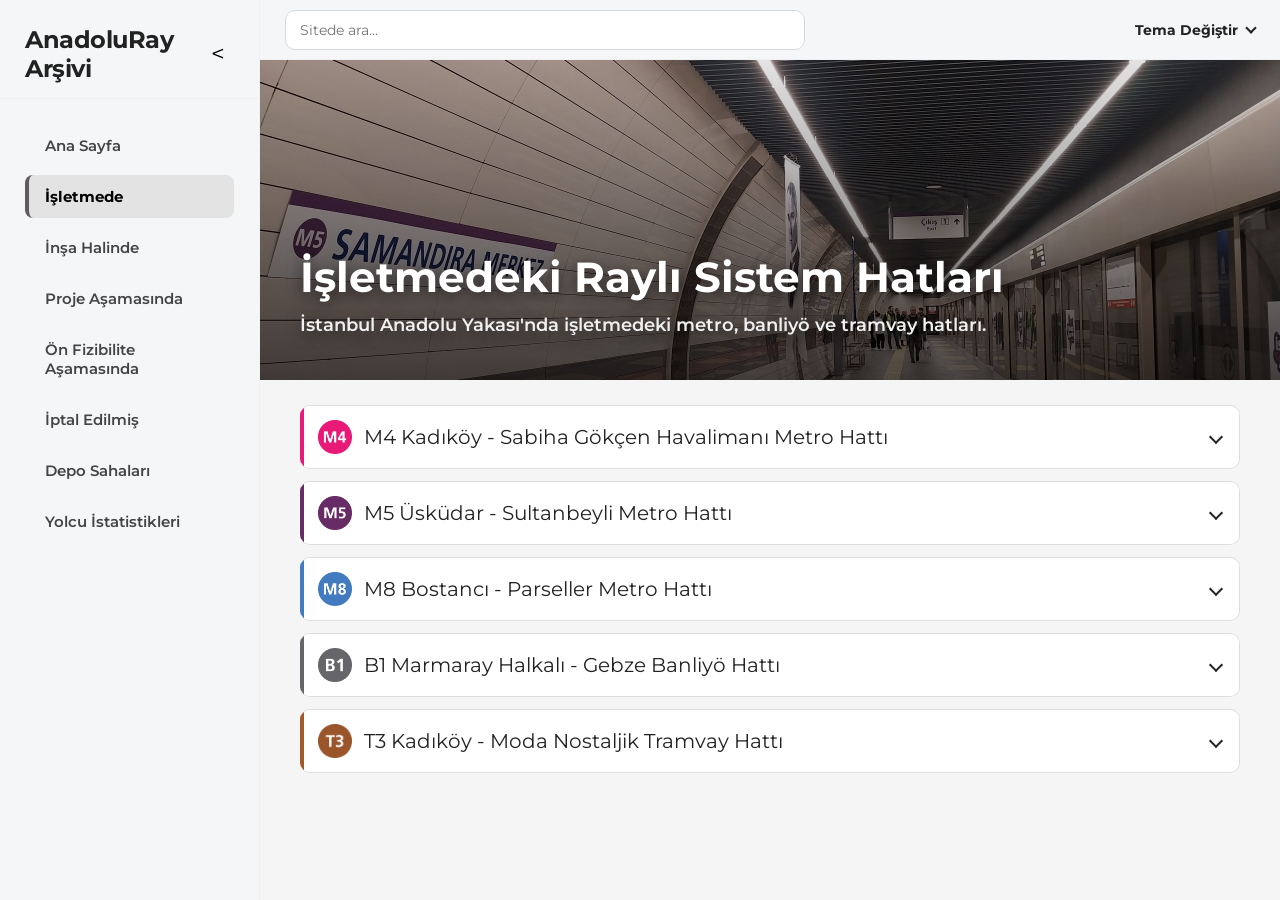
<file: isletmede.html>
<!DOCTYPE html>
<html lang="tr">

<head>
<meta charset="UTF-8">
<meta name="viewport" content="width=device-width, initial-scale=1.0, maximum-scale=1.0, user-scalable=no">
<title>İşletmede - AnadoluRay Arşivi</title>
<meta name="description" content="Hizmet veren metro ve raylı sistem hatlarının istasyonları, güzergahları ve işletme bilgileri.">
<link href="https://fonts.googleapis.com/css2?family=Montserrat:wght@600;700&display=swap" rel="stylesheet">
<link rel="stylesheet" href="css/sidebar.css">
<link rel="stylesheet" href="css/style.css">
<link rel="stylesheet" href="css/isletmede.css">
<link rel="stylesheet" href="css/mobile.css">
<link rel="stylesheet" href="css/darkmode.css">
<script>if (localStorage.getItem("theme") === "dark" || (!localStorage.getItem("theme") && window.matchMedia("(prefers-color-scheme: dark)").matches)) document.documentElement.classList.add("dark");</script>
</head>

<body>
<div class="top-bar">
<div class="site-search" role="search">
<label class="visually-hidden" for="site-search-input">Site içinde ara</label>
<input id="site-search-input" class="site-search-input" type="search" placeholder="Sitede ara..." autocomplete="off" aria-controls="site-search-results" aria-expanded="false">
<div class="site-search-results" id="site-search-results" role="listbox" aria-label="Arama sonuçları" hidden></div>
</div>
<div class="theme-menu">
<button class="theme-menu-trigger" aria-expanded="false" aria-controls="theme-options">
Tema Değiştir <span class="theme-menu-chevron" aria-hidden="true"></span>
</button>
<div class="theme-menu-options" id="theme-options" hidden>
<button class="theme-option desktop-theme" data-theme="dark">Siyah Tema</button>
<button class="theme-option desktop-theme" data-theme="light">Beyaz Tema</button>
</div>
</div>
<button class="menu-toggle">
☰
</button>
</div>

<div class="sidebar">
<div class="logo">
AnadoluRay Arşivi
<button class="sidebar-collapse" aria-label="Sidebarı küçült" title="Sidebarı küçült">&lt;</button>
</div>
<div class="menu">
<a href="index.html"> Ana Sayfa</a>
<a class="active" href="isletmede.html"> İşletmede</a>
<a href="insa.html"> İnşa Halinde</a>
<a href="proje.html"> Proje Aşamasında</a>
<a href="fizibilite.html"> Ön Fizibilite Aşamasında</a>
<a href="iptal.html"> İptal Edilmiş</a>
<a href="depos.html">Depo Sahaları</a>
<a href="yolcu-istatistikleri.html"> Yolcu İstatistikleri</a>
</div>
</div>

<div class="content">

<div class="hero">
<div class="hero-content">
<h1>İşletmedeki Raylı Sistem Hatları</h1>
<p>İstanbul Anadolu Yakası'nda işletmedeki metro, banliyö ve tramvay hatları.</p>
</div>
</div>

<!-- M4 HATTI -->
<div class="line m4">
<div class="line-title m4" onclick="openLine(this)">
<img src="img/m4.png" class="line-logo" alt="M4"> M4 Kadıköy - Sabiha Gökçen Havalimanı Metro Hattı
</div>
<div class="line-content">
<div class="line-top">
<div class="info">
<p><b>Sinyalizasyon:</b> Thales SelTrac (GoA2, ATO, ATP)</p>
<p><b>Açılış:</b> 17 Ağustos 2012 (Kadıköy-Kartal) <br> 10 Ekim 2016 (Kartal-Tavşantepe)</p>
<p><b>Uzunluk:</b> 33,6 km</p>
<p><b>İstasyon Sayısı:</b> 23</p>
<p><b>Tren Marka Model:</b> CAF S60000</p>
<br>
<p>
<b>M4 Kadıköy - Sabiha Gökçen Havalimanı Metro Hattı</b>, İstanbul Anadolu Yakası'nın ilk yeraltı toplu taşıma omurgasıdır. Kadıköy sahilinden başlayarak Sabiha Gökçen Havalimanı'na kadar uzanan 33,5 km uzunluğundaki ve 23 istasyonlu bu hat, kentin en yoğun transit koridorlarından birini oluşturmaktadır. Tamamı yer altında bulunan istasyonlarıyla hat, 52 dakikalık bir seyahat süresi sunmaktadır.
</p>
</div>
<div class="route" data-osm-id="11341395" data-osm-color="#e91977">
</div>
</div>
<div class="full-width-text">
<h3>Proje Geçmişi ve Evrimi</h3>
<p>
İlk aşamada D.100 karayolu orta refüjünde <i>Harem - Tuzla Hafif Raylı Sistemi</i> olarak planlanan hat, yoğun yolcu talebi, karayolu daralma riskleri ve Marmaray entegrasyonu göz önünde bulundurularak Temmuz 2005'te tam ölçekli metro standartlarına dönüştürülmüştür.
</p>
<p>
2008 yılında Avrasya Metro Grubu tarafından yürütülen ikmal ve tünel kazı çalışmaları 2010 yılında tamamlanmıştır. Hatta hizmet verecek ilk tren setleri için İspanyol CAF firması ile anlaşılmış ve test süreçlerinin ardından hat, 17 Ağustos 2012 tarihinde Kadıköy - Kartal etabı ile işletmeye açılmıştır.
</p>
<h3>Etap Açılışları</h3>
</p>
<h3>Altyapı ve Teknik Özellikler</h3>
<p>
Rijit katener enerji besleme sistemine sahip olan M4 hattı, 90 saniyelik sefer sıklığına imkan tanıyan sinyalizasyon altyapısına sahiptir. İşletme 4'lü ve 8'li (2.600 yolcu kapasiteli) tren dizileri ile yürütülmektedir.
</p>
<p>
Esenkent'te ana kumanda merkezi, Maltepe'de ise depo sahası yer almaktadır. Kadıköy, Ayrılık Çeşmesi, Ünalan ve Göztepe istasyonları deniz seviyesinin altında konumlanmıştır.
</p>
<p>
İstasyonlar arası ortalama mesafe 1.300 metre olup, en yakın mesafe Maltepe – Huzurevi (800 m), en uzak mesafe ise Bostancı – Küçükyalı (2.300 m) arasındadır.
</p>
</div>
</div>
</div>

<!-- M5 HATTI -->
<div class="line m5">
<div class="line-title m5" onclick="openLine(this)">
<img src="img/m5.png" class="line-logo" alt="M5"> M5 Üsküdar - Sultanbeyli Metro Hattı
</div>
<div class="line-content">
<div class="line-top">
<div class="info">
<p><b>Sinyalizasyon:</b> Bombardier Cityflo 650 (GoA4, UTO)</p>
<p><b>Açılış:</b> 15 Aralık 2017 (Üsküdar-Yamanevler) <br> 21 Ekim 2018 (Yamanevler-Çekmeköy) <br> 16 Mart 2024 (Çekmeköy-Samandıra Merkez) <br> 22 Mayıs 2026 (Samandıra Merkez-Sultanbeyli)</p>
<p><b>Uzunluk:</b> 30,9 km</p>
<p><b>İstasyon Sayısı:</b> 24</p>
<p><b>Tren Marka Model:</b> (Mitsubishi)-CAF İnneo / Hyundai Rotem (Geçici Olarak M8 Hattından Tedarik Edildi)</p>
<br>
<p>
<b>M5 Üsküdar - Sultanbeyli Metro Hattı</b>, İstanbul'un Anadolu Yakası'nda, ilk istasyonu Üsküdar, son istasyonu ise Sultanbeyli olan 30,9 km uzunluğunda 24 istasyonlu tam otomatik sürücüsüz metro hattıdır. Metro hattında çalışan araçlar Türkiye'nin ilk sürücüsüz metro hattıdır. M4 (Kadıköy – Sabiha Gökçen Havalimanı) Metro Hattı'ndan sonra Anadolu Yakası'nın ikinci metrosu olma özelliğini taşır.
</p>
</div>
<div class="route" data-osm-id="11344905" data-osm-color="#6f2c91">
</div>
</div>
<div class="full-width-text">
<h3>Proje Geçmişi ve Evrimi</h3>
<p>
Başlangıçta hafif metro olarak düşünülen metro, daha sonra tıpkı M4 hattında olduğu gibi ağır metroya dönüştürülmüştür. Birçok kez gündeme gelen metronun ihalesi sık sık ertelenmiştir.
</p>
<p>
Hattın ihalesi için ilk olarak 9 Ağustos 2011 tarihi planlanmış ancak daha sonra 26 Ağustos'a ertelenmiştir. İhaleye ise 15 Eylül 2011 günü çıkılmıştır. İhaleyi en düşük teklifi veren Doğuş Grubu kazanmıştır.
</p>
<p>
7 Mart 2012 tarihinde sözleşme imzalanmış olup bedeli 563.899.995,32 €'dur. 6 Haziran 2012'de resmî olarak temel atılmıştır. Sözleşmeye göre işin bitim tarihi 4 Mayıs 2015'ti, fakat 15 Aralık 2017 tarihinde ilk etap açılmıştır. Hattın ikinci etabı ise 21 Ekim 2018 tarihinde Çekmeköy istasyonunda törenle açılmıştır.
</p>
<p>
Hattın üçüncü etabı olan Çekmeköy - Sancaktepe - Sultanbeyli uzatmasının ihalesi Mart 2017'de yapılarak Nisan 2017'de inşaat çalışmalarına başlanmıştır. 2018 yılının ortasından itibaren ödenek yokluğu ile kredi temin edilememesi sebebiyle inşaat çalışmaları tamamen durdurulmuştur.
</p>
<p>
Ekim 2019'da 110 milyon € kredi temin edilerek Kasım 2019'da inşaat çalışmaları Sancaktepe İstasyonu'nda yapılan törenle tekrar başlamıştır. Aralık 2020'de ise Eurobond ihracı ile hat için 60 milyon € ek finansman sağlanmıştır. Üçüncü etaptaki ana hat TBM tünel kazıları Sancaktepe İstasyonu'ndan Çekmeköy'e doğru Ocak 2021 tarihinde başlamıştır.
</p>
</div>
</div>
</div>

<!-- M8 HATTI -->
<div class="line m8">
<div class="line-title m8" onclick="openLine(this)">
<img src="img/m8.png" class="line-logo" alt="M8"> M8 Bostancı - Parseller Metro Hattı
</div>
<div class="line-content">
<div class="line-top">
<div class="info">
<p><b>Sinyalizasyon:</b> Bombardier Cityflo 650 (GoA4, UTO)</p>
<p><b>Açılış:</b> 6 Ocak 2023</p>
<p><b>Uzunluk:</b> 14,27 km</p>
<p><b>İstasyon Sayısı:</b> 13</p>
<p><b>Tren Marka Model:</b> Hyundai Rotem</p>
<br>
<p>
<b>M8 Bostancı - Parseller Metro Hattı</b>, İstanbul'un Anadolu Yakası'nda ilk istasyonu Bostancı, son istasyonu ise Parseller olan 14,27 km uzunluğundaki 13 istasyonlu sürücüsüz metro hattıdır. Kuzey-güney aksında bağlantı oluşturan hat, 6 Ocak 2023'te hizmete girmiştir.
</p>
</div>
<div class="route" data-osm-id="14900217" data-osm-color="#427bbf">
</div>
</div>
<div class="full-width-text">
<h3>Proje Geçmişi ve Evrimi</h3>
<p>
Hat 29 Eylül 2015 tarihinde ihale edilmiş, İstanbul Büyükşehir Belediyesi tarafından Kolin – Kalyon – Şenbay konsorsiyumuna yer teslimi yapılarak Şubat 2016 itibarıyla inşa çalışmalarına başlanmıştır. 2018 ortasında hattın kredisi bitmiş ve 2019'da inşa çalışmaları tamamen durmuştur.
</p>
<p>
4 Aralık 2017 tarihinde Eurotem ile 120 metro vagonu için 564 milyon ₺ değerinde sözleşme imzalanmıştır. 120 aracın 40 tanesi M8 hattında, kalan 80 tanesi ise M7 hattında kullanılmak üzere sipariş verilmiştir. Temmuz 2020'de öz kaynak yaratılarak inşa çalışmaları yeniden başlamıştır.
</p>
<p>
Aynı dönemde hatta kullanılacak 10 adet Hyundai Rotem metro aracından dokuzuncusu da raylara indirilmiştir. Mart 2021'de ise onuncu metro aracının da imalatı tamamlanarak testlere başlanmıştır. 30 Temmuz 2021 tarihinde hattın ilk ray kaynağı yapılmıştır. Kasım 2021'de Mevlana – Kayışdağı istasyonları arasında ilk test sürüşü gerçekleştirilmiştir.
</p>
<p>
8 Mayıs 2023 tarihinde hattın işletme saatleri 06.30 – 21.30'dan 06.00 – 23.00'a uzatılmıştır. 22 Ağustos 2023 tarihinde metro araçlarında Wi-Fi hizmeti başlamıştır. 2 Nisan 2024 tarihinde M8 hattı Kozyatağı istasyonunu M4 hattına bağlayan yaya tüneli hizmete girmiştir. 1 Haziran 2025 tarihinde hattın işletme saatleri 06.00 – 00.00'a uzatılmıştır.
</p>
<h3>Etap Açılışları</h3>
<p>
• <b>6 Ocak 2023:</b> Bostancı – Parseller etabı hizmete alınmıştır.
</p>
<h3>Altyapı ve Teknik Özellikler</h3>
<p>
Hat sürücüsüz olduğu için tüm istasyonlarda tam boy PAKS (Peron Ayırıcı Kapı Sistemi) bulunmaktadır. Hatta Hyundai Rotem tarafından üretilen metro araçları kullanılmaktadır. Peronlar 4 vagonlu trenlere göre tasarlanmıştır.
</p>
<p>
Depo sahası ve kumanda merkezi M5 hattı ile ortak olarak Metro İstanbul Behiç Erkin Yerleşkesi'ndedir. Hat, kısmi geçici kabul şartlarını taşıyarak hizmete alındığı için açılış tarihinden beri istasyon çıkışlarının imalatına devam edilmektedir.
</p>
<p>
Proje dahilindeki 1200 araç kapasiteli Kozyatağı ve 800 araç kapasiteli Bostancı yer altı otoparklarının inşasına devam edilmektedir. Sefer süresi 26 dakika olup, pik saatlerde 6 dakika, diğer saatlerde 9 dakika sefer sıklığı ile hizmet vermektedir.
</p>
</div>
</div>
</div>

<!-- MARMARAY -->
<div class="line b1">
<div class="line-title marmaray" onclick="openLine(this)">
<img src="img/b1.png" class="line-logo" alt="B1"> B1 Marmaray Halkalı - Gebze Banliyö Hattı
</div>
<div class="line-content">
<div class="line-top">
<div class="info">
<p><b>Sinyalizasyon:</b> Siemens Trainguard Sirius (GoA2, ATO, ATP)</p>
<p><b>Açılış:</b> 29 Ekim 2013 (Ayrılık Çeşmesi - Kazlıçeşme) <br> 12 Mart 2019 (Ayrılık Çeşmesi - Gebze)</p>
<p><b>Uzunluk:</b> 75,77 km</p>
<p><b>İstasyon Sayısı:</b> 43</p>
<p><b>Tren Marka Model:</b> Hyundai Rotem</p>
<br>
<p>
<b>Marmaray (B1 Halkalı – Gebze) Banliyö Treni</b>, İstanbul ve Kocaeli illerinde hizmet veren banliyö treni sistemidir. Halkalı – Gebze arasında 75,771 km uzunluğundaki banliyö hattında 43 istasyon bulunmaktadır. Marmaray Tüneli aracılığıyla İstanbul Boğazı'nın iki yakasını birbirine bağlayan Marmaray'da yolcu taşımacılığına 29 Ekim 2013'te başlanmış, hattaki son genişletme ise 12 Mart 2019'da tamamlanmıştır.
</p>
</div>
<div class="route" data-osm-id="9987139" data-osm-color="#00529b">
</div>
</div>
<div class="full-width-text">
<h3>Proje Geçmişi ve Evrimi</h3>
<p>
1985 yılında ilk fizibilite etüdü tamamlandı. 1997 yılında fizibilite etüdü ve güzergahın yeniden güncellenmesi ile ilgili çalışmalar tamamlandı. 17 Eylül 1999'da TK-P15 sayılı Japon Uluslararası İşbirliği Bankası (JBIC) kredi anlaşması imzalandı.
</p>
<p>
2000 yılı ilkbaharında müşavirlik önyeterlik süreci başladı. 28 Ağustos 2000'de müşavirlerden teklifler alındı. 13 Aralık 2001'de Avrasya Ortak Girişimi ile Mühendislik ve Müşavirlik Hizmetleri Sözleşmesi imzalandı. 15 Mart 2002'de müşavirlik hizmetleri başlatıldı. 25 Temmuz 2002'de jeoteknik etüt ve incelemelere başlandı.
</p>
<p>
Eylül-Aralık 2002'de İstanbul Boğazı'ndaki batimetrik etütler ve derin deniz sondajları başlatıldı. 6 Haziran 2003'te BC1 (raylı tüp tünel geçişi ve istasyonlar) ihale dokümanları, önyeterlik almış olan yüklenici firmalara gönderildi. 3 Ekim 2003'te yüklenicilerden BC1 ihalesi için teklifler alındı. Bu süreçte, Marmaray projesinin yeraltına alınıp metrolaşması, yeryüzünde kalacak boş alan ve istasyonların ise yeşil kuşak ve kültür bandı olarak işlevlendirilmesi önerisi İBB tarafından reddedildi.
</p>
<p>
BC1 maliyeti 3,3 milyar TL, CR1 maliyeti 1,042 milyar Euro, CR2 maliyeti 586 milyon Euro, müşavirlik hizmeti 264 milyon TL maliyet ile gerçekleştirildi. Proje JBIC, Avrupa Konseyi Kalkınma Bankası ve Avrupa Yatırım Bankası tarafından finanse edildi.
</p>
<p>
Mayıs 2004'te BC1 sözleşmesi, TGN ortak girişimi ile imzalandı. Ağustos 2004 itibarıyla yapım sahaları TGN'ye teslim edildi ve Ekim 2004'te yapım işlerine başlandı. 8 Ekim 2004 tarihinde CR1 sözleşmesi ile ilgili olarak yüklenici firmalara önyeterliğe davet duyurusu yapıldı. 22 Ekim 2004'te CR1 ile ilgili olarak Avrupa Yatırım Bankası'dan sağlanan 200 milyon €'luk 1. dilim kredi sözleşmesi Bakanlar Kurulu kararı ile yürürlüğe girdi.
</p>
<p>
CR1 teklifleri 15 Şubat 2006 tarihinde alındı. En düşük teklifi veren Alstom-Marubeni-Doğuş (AMD) grubu sözleşme görüşmelerine davet edildi. 20 Şubat 2006'da 450 milyon €'luk 2. dilim kredi sözleşmesi yürürlüğe girdi. 14 Haziran 2006'da Avrupa Yatırım Bankası'dan sağlanan 400 milyon €'luk kredi sözleşmesi yürürlüğe girdi.
</p>
<p>
21 Aralık 2006 tarihinde BC1 işi ile ilgili olarak Ayrılık Çeşmesi ve Yedikule tünellerini delme işlemini gerçekleştirecek TBM'ler çalışmaya başladı. 24 Mart 2007 tarihinde BC1 ile ilgili olarak imalatı tamamlanan E11 nolu ilk batırma tüp tünel elemanı boğaz tabanında kazılan hendeğe yerleştirildi. 21 Haziran 2007 tarihinde CR1 kapsamında Alstom-Marubeni-Doğuş (AMD) grubuna yer teslimleri yapılarak işe başlanıldı. 1 Haziran 2008 tarihinde BC1 kapsamında son olarak E5 nolu 7. batırma tüp tünel elemanı boğaz tabanında kazılan hendeğe yerleştirildi.
</p>
<p>
CR2 ihalesine 7 Haziran 2007 tarihinde çıkılmış olup, 12 Mart 2008'de isteklilerden teklifler alındı. CR2 ihalesi 10 Kasım 2008 tarihinde sonuçlanmış olup, Hyundai Rotem firması ile sözleşme imzalandı. Şubat 2009 tarihinde BC1 kapsamında Ayrılık Çeşmesi'nden kazı yapmaya başlayan TBM, Üsküdar makas tüneline ulaştı.
</p>
<p>
4 Ağustos 2013'te inşaatı %95 oranında tamamlanan Marmaray'ın deneme seferlerine başlandı. 9 Mayıs 2004'te Marmaray inşa alanında arkeolojik kazılar başlamıştır. Kazılar sonucu 4. yüzyıl döneminde şehrin en büyük limanı olan Theodosius Limanı gün yüzüne çıkmıştır. Bulunan eserler arasında 36 gemi, liman, sur, tünel, kral mezarı ve 8.500 yıl öncesine ait ayak izleri dahil toplamda 11.000 bulgu yer almaktadır.
</p>
<p>
Mevcut demiryollarının modernizasyonu etabı kapsamındaki çalışmalar gecikmelerden dolayı altı yıla kadar çıkmış ve 12 Mart 2019'da tam kapasite hizmete girmiştir.
</p>
<h3>Etap Açılışları</h3>
<p>
• <b>29 Ekim 2013:</b> Kazlıçeşme – Ayrılık Çeşmesi etabı hizmete girmiştir.<br>
• <b>12 Mart 2019:</b> Halkalı – Gebze etabı tamamen hizmete alınmıştır.
</p>
<h3>Altyapı ve Teknik Özellikler</h3>
<p>
Marmaray projesi kapsamında, batırma tüp tünel (1,4 km), delme tüneller (toplam 9,4 km), aç-kapa tüneller (toplam 2,4 km), yer üstünde üçüncü bir hat, üç yeni yer altı istasyonu, 37 yer üstü istasyonu (yenileme ve iyileştirme), yeni işletim kontrol merkezi, depo sahası, atölyeler ve bakım tesisleri inşa edilmiştir.
</p>
<p>
Sistem, 60,46 metre derinliği ile dünyanın en derin raylı sistem batırma tüp tüneline sahiptir. Satın alınan 440 vagonluk demiryolu araçları Halkalı – Gebze ve Ataköy – Pendik arasında hizmet vermektedir.
</p>
<p>
Halkalı – Gebze güzergâhında ana hat ve Ataköy – Pendik güzergâhında ara hat 15 dakika sıklıklarla çalışmakta, Ataköy – Pendik arasında sefer sıklığı 8 dakikaya düşmektedir.
</p>
</div>
</div>
</div>

<!-- T3 HATTI -->
<div class="line t3">
<div class="line-title t3" onclick="openLine(this)">
<img src="img/t3.png" class="line-logo" alt="T3"> T3 Kadıköy - Moda Nostaljik Tramvay Hattı
</div>
<div class="line-content">
<div class="line-top">
<div class="info">
<p><b>Açılış:</b> 1 Kasım 2003</p>
<p><b>Uzunluk:</b> 2,6 km</p>
<p><b>İstasyon Sayısı:</b> 11</p>
<p><b>Araç Filosu:</b> Gotha Gothawagen</p>
<br>
<p>
<b>T3 Kadıköy – Moda Nostaljik Tramvay Hattı</b>, İstanbul'un Anadolu Yakası'nda, Kadıköy İDO – Moda Caddesi – Kadıköy İDO güzergâhında ring olarak hizmet veren ve 11 istasyondan oluşan 2,6 km uzunluğundaki nostaljik tramvay hattıdır. Toplu ulaşımın yanı sıra turistik amaçla da kullanılmaktadır.
</p>
</div>
<div class="route" data-osm-id="2409338" data-osm-color="#8b5a2b">
</div>
</div>
<div class="full-width-text">
<h3>Proje Geçmişi ve Evrimi</h3>
<p>
Hat hemen hemen, eskiden bu bölgede işleyen 20 numaralı tramvay güzergâhını izlemektedir. Mevcut güzergâh uzun süreli yol çalışmalarının ardından 1 Kasım 2003 tarihinde hizmete girmiştir. Tramvay hattında, Almanya'dan satın alınan ikinci el Gotha Gothawagen model cadde tramvayları kullanılmaktadır. Nostaljik tramvay olarak da anılan araçlardan, Moda ve Kadıköy sakinlerinin semt içi ulaşım gereksinimlerinin karşılanmasının yanı sıra turistik amaçla da yararlanılır.
</p>
<h3>Etap Açılışları</h3>
<p>
• <b>1 Kasım 2003:</b> Kadıköy – Moda ring hattı hizmete girmiştir.
</p>
<h3>Altyapı ve Teknik Özellikler</h3>
<p>
Tamamı hemzemin olan tramvay hattı, Kadıköy Meydanı'ndan başlayarak otobüs yolunda bir süre ilerler ve Bahariye'den geçerek Moda Caddesi üzerinden Kadıköy'e geri gelir. 2.600 metre uzunluğundaki hatta 11 istasyon yer alır ve toplam 8 adet tramvay aracı işlemektedir. Günün yoğun zamanlarında bunlardan bazıları 2 vagonlu olarak kullanılabilir. Hat, hafta içi 07:00 - 21:00 saatleri arasında yoğun zamanlarda 10 dakikada bir sıklıkla çalışmaktadır.
</p>
</div>
</div>
</div>

</div>

<script src="js/script.js"></script>
</body>

</html>
</file>
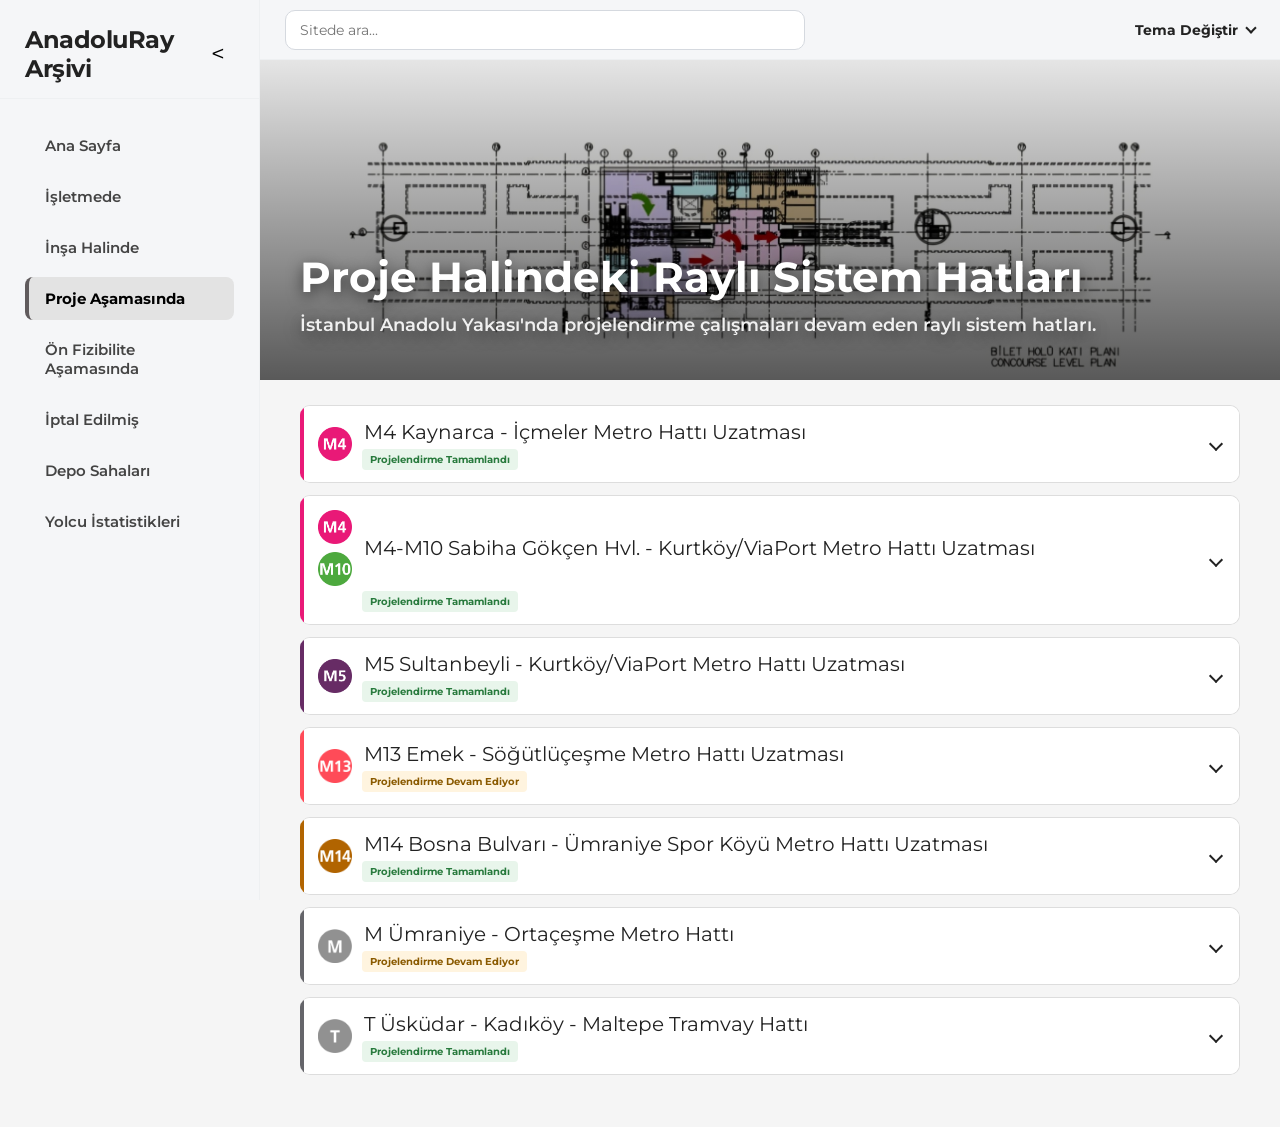
<file: proje.html>
<!DOCTYPE html>
<html lang="tr">

<head>
<meta charset="UTF-8">
<meta name="viewport" content="width=device-width, initial-scale=1.0, maximum-scale=1.0, user-scalable=no">
<title>Proje Halinde - AnadoluRay Arşivi</title>
<meta name="description" content="Planlama ve proje aşamasındaki metro hatları ile raylı sistem projelerinin güzergah, istasyon ve teknik bilgilerini keşfedin.">
<link href="https://fonts.googleapis.com/css2?family=Montserrat:wght@600;700&display=swap" rel="stylesheet">
<link rel="stylesheet" href="css/sidebar.css">
<link rel="stylesheet" href="css/style.css">
<link rel="stylesheet" href="css/proje.css">
<link rel="stylesheet" href="css/mobile.css">
<link rel="stylesheet" href="css/darkmode.css">
<script>if (localStorage.getItem("theme") === "dark" || (!localStorage.getItem("theme") && window.matchMedia("(prefers-color-scheme: dark)").matches)) document.documentElement.classList.add("dark");</script>
</head>

<body>
<div class="top-bar">
<div class="site-search" role="search">
<label class="visually-hidden" for="site-search-input">Site içinde ara</label>
<input id="site-search-input" class="site-search-input" type="search" placeholder="Sitede ara..." autocomplete="off" aria-controls="site-search-results" aria-expanded="false">
<div class="site-search-results" id="site-search-results" role="listbox" aria-label="Arama sonuçları" hidden></div>
</div>
<div class="theme-menu">
<button class="theme-menu-trigger" aria-expanded="false" aria-controls="theme-options">
Tema Değiştir <span class="theme-menu-chevron" aria-hidden="true"></span>
</button>
<div class="theme-menu-options" id="theme-options" hidden>
<button class="theme-option desktop-theme" data-theme="dark">Siyah Tema</button>
<button class="theme-option desktop-theme" data-theme="light">Beyaz Tema</button>
</div>
</div>
<button class="menu-toggle">☰</button>
</div>

<div class="sidebar">
<div class="logo">AnadoluRay Arşivi<button class="sidebar-collapse" aria-label="Sidebarı küçült" title="Sidebarı küçült">&lt;</button></div>
<div class="menu">
<a href="index.html">Ana Sayfa</a>
<a href="isletmede.html">İşletmede</a>
<a href="insa.html">İnşa Halinde</a>
<a class="active" href="proje.html">Proje Aşamasında</a>
<a href="fizibilite.html">Ön Fizibilite Aşamasında</a>
<a href="iptal.html">İptal Edilmiş</a>
<a href="depos.html">Depo Sahaları</a>
<a href="yolcu-istatistikleri.html">Yolcu İstatistikleri</a>
</div>
</div>

<div class="content">

<div class="hero">
<div class="hero-content">
<h1>Proje Halindeki Raylı Sistem Hatları</h1>
<p>İstanbul Anadolu Yakası'nda projelendirme çalışmaları devam eden raylı sistem hatları.</p>
</div>
</div>

<div class="line m4">
<div class="line-title m4" onclick="openLine(this)">
<img src="img/m4.png" class="line-logo" alt="M4"> M4 Kaynarca - İçmeler Metro Hattı Uzatması
<span class="line-status completed">Projelendirme Tamamlandı</span>
</div>
<div class="line-content">
<div class="line-top">
<div class="info">
<p><b>Öngörülen İhale Tarihi:</b> 2029 Sonrası</p>
<p><b>Uzunluk:</b> 5,20 Km</p>
<p><b>İstasyon Sayısı:</b> 3</p>
<p>2017 yılında Tavşantepe-Tuzla olarak bütün halinde ihale edilen hattın inşa çalışmaları 29 Aralık 2017'de durdurulmuştur. İnşaat yeniden başlatılmaya çalışılmış ancak ödenek yetersizliği nedeniyle başlatılamamıştır.</p>
<p>3 Şubat 2020 tarihinde bulunan kredi ile çalışmalar yeniden başlatılmıştır. 2022 yılında yüklenici firmanın sözleşmeyi feshetmesiyle süreç tekrar sekteye uğramıştır. Tekrarlanan ihaleye Kaynarca sonrası etap dahil edilmemiştir.</p>
<p>Proje güzergahı ağır bir revizyonla D-100 Karayolu takip edecek şekilde güncellenmiştir. BB tarafından 2029 sonrasında inşaatına başlanacak hatlar arasındadır.</p>
</div>
<div class="route" data-osm-id="825953003" data-osm-base-ids="relation:11341395,1577243641" data-osm-base-name="M4 Kadıköy - Sabiha Gökçen ve M4B Tavşantepe - Kaynarca Merkez" data-osm-color="#e91977">
</div>
</div>
</div>
</div>

<div class="line m4">
<div class="line-title m4" onclick="openLine(this)">
<span class="line-logos">
<img src="img/m4.png" class="line-logo" alt="M4">
<img src="img/m10.png" class="line-logo" alt="M10">
</span>
M4-M10 Sabiha Gökçen Hvl. - Kurtköy/ViaPort Metro Hattı Uzatması
<span class="line-status completed">Projelendirme Tamamlandı</span>
</div>
<div class="line-content">
<div class="line-top">
<div class="info">
<p><b>Öngörülen İhale Tarihi:</b> Bilinmiyor</p>
<p><b>Uzunluk:</b> 6 Km</p>
<p><b>İstasyon Sayısı:</b> 3</p>
<p>08.08.2016 tarihinde projelendirme çalışmaları başlanan hattın Kurtköy/ViaPort istasyonundan sonra M4 ve M10 hatları için yeni bir depo sahası olması planlanmaktadır. Ulaştırma Bakanlığının 2026 bütçe sunumunda yer alan hattın ihale tarihi bilinmemektedir.</p>
</div>
<div class="route" data-osm-id="964416892" data-osm-type="way" data-osm-base-ids="relation:11341395" data-osm-base-name="M4 Kadıköy - Sabiha Gökçen Havalimanı Metro Hattı" data-osm-color="#e91977">
</div>
</div>
</div>
</div>

<div class="line m5">
<div class="line-title m5" onclick="openLine(this)">
<img src="img/m5.png" class="line-logo" alt="M5"> M5 Sultanbeyli - Kurtköy/ViaPort Metro Hattı Uzatması
<span class="line-status completed">Projelendirme Tamamlandı</span>
</div>
<div class="line-content">
<div class="line-top">
<div class="info">
<p><b>Öngörülen İhale Tarihi:</b> 2029 Sonrası</p>
<p><b>Uzunluk:</b> 5,4 Km</p>
<p><b>İstasyon Sayısı:</b> 4</p>
<p>2016 yılında projelendirme çalışmaları başlayan hat, Kurtköy/ViaPort istasyonunun M4 ve M10 hatlarıyla entegre olması planlanmaktadır. BB tarafından 2029 sonrasında inşasına başlanacak hatlar arasındadır.</p>
</div>
<div class="route" data-osm-id="19724040" data-osm-type="relation" data-osm-base-ids="relation:11344905" data-osm-base-name="M5 Üsküdar - Sultanbeyli Metro Hattı" data-osm-color="#6f2c91">
</div>
</div>
</div>
</div>

<div class="line m13">
<div class="line-title m13" onclick="openLine(this)">
<img src="img/m13.png" class="line-logo" alt="M13"> M13 Emek - Söğütlüçeşme Metro Hattı Uzatması
<span class="line-status ongoing">Projelendirme Devam Ediyor</span>
</div>
<div class="line-content">
<div class="line-top">
<div class="info">
<p>2017 yılında Yenidoğan–Emek Metro Hattı olarak ihale edilen proje, öngörülen yolcu talebinin yetersiz bulunması ve kredi onayının alınamaması nedeniyle ilerleyememiştir. İBB, 2022 yılında hattı Emek'ten Söğütlüçeşme'ye kadar uzatacak şekilde revize etmiştir. Uzatmanın 18 km'lik güzergâhının 10,7 km'si için proje çalışmaları tamamlanmış, kalan bölümdeki çalışmalar ise devam etmektedir.</p>
</div>
<div class="route" data-osm-id="809589799" data-osm-type="way" data-osm-base-ids="way:1267220533" data-osm-base-name="M13 Yenidoğan - Emek Metro Hattı" data-osm-color="#ff4b58">
</div>
</div>
</div>
</div>

<div class="line m14">
<div class="line-title m14" onclick="openLine(this)">
<img src="img/m14.png" class="line-logo" alt="M14"> M14 Bosna Bulvarı - Ümraniye Spor Köyü Metro Hattı Uzatması
<span class="line-status completed">Projelendirme Tamamlandı</span>
</div>
<div class="line-content">
<div class="line-top">
<div class="info">
<p><b>Uzunluk:</b> 4,5 Km</p>
<p><b>İstasyon Sayısı:</b> 4</p>
<p>M14 Altunizade - Bosna Bulvarı Metro Hattı'nın uzatması olarak inşa edilcek olan hattın ihalesi yapılmış olmasına rağmen inşaat çalışmaları henüz başlamamıştır.</p>
</div>
<div class="route" data-osm-id="21922137" data-osm-type="relation" data-osm-color="#b16400">
</div>
</div>
</div>
</div>

<div class="line m21">
<div class="line-title m21" onclick="openLine(this)">
<img src="img/m.png" class="line-logo" alt="M"> M Ümraniye - Ortaçeşme Metro Hattı
<span class="line-status ongoing">Projelendirme Devam Ediyor</span>
</div>
<div class="line-content">
<div class="line-top">
<div class="info">
<p><b>Uzunluk:</b> 16 km</p>
<p>İBB tarafından projelendirme çalışmaları başlayan Hat 2026 yılının ağustos ayında Ulaştırma bakanlığına devredilmiştir. Hat devredildikten sonra Türk Alman üniversitesine doğru uzanan bir şube hattı planlanmıştır hattın 2027 yılının ortalarında inşaasına başlanması hedeflenmektedir.</p>
</div>
<div class="route" data-osm-id="21451270" data-osm-type="relation" data-osm-color="#007f86">
</div>
</div>
</div>
</div>

<div class="line t16">
<div class="line-title t16" onclick="openLine(this)">
<img src="img/t.png" class="line-logo" alt="T"> T Üsküdar - Kadıköy - Maltepe Tramvay Hattı
<span class="line-status completed">Projelendirme Tamamlandı</span>
</div>
<div class="line-content">
<div class="line-top">
<div class="info">
<p>2023 yılında İstanbul Büyükşehir Belediyesi (İBB) tarafından Kadıköy İskelesi–Maltepe Meydanı Tramvay Hattı adıyla duyurulan proje, ilerleyen süreçte gerçekleştirilen güzergâh revizyonları sonucunda günümüzdeki planlanan güzergâhına kavuşmuştur.</p>
<p>Hat, günümüzde Minibüs Caddesi olarak bilinen güzergâhı takip ederek Üsküdar, Kadıköy ve Maltepe ilçelerini birbirine bağlamayı amaçlamaktadır. Projenin temel hedeflerinden biri, bölgenin minibüs hatlarına olan ulaşım bağımlılığını azaltarak alternatif bir toplu taşıma seçeneği sunmaktır.</p>
<p>Planlamaya göre hattın toplam yolculuk süresinin yaklaşık 55 dakika, inşaat süresinin ise 3 yıl olması hedeflenmektedir. Geçmiş yıllarda açıklanan maliyet tahminleri, 2026 yılı kuruyla güncellendiğinde yaklaşık 10 milyar TL seviyesine karşılık gelmektedir.</p>
<p>Hattın depo sahasının, Tugay Yolu ve Vergi Dairesi istasyonları arasında kalan bölgede konumlandırılması planlanmaktadır. İşletmenin ilk yılında, yedek araçlar da dâhil olmak üzere toplam 55 tramvay aracının hizmete alınması öngörülmektedir.</p>
</div>
<div class="route" data-osm-id="19053681" data-osm-color="#65656a">
</div>
</div>
</div>
</div>

</div>

<script src="js/script.js"></script>
</body>
</html>
</file>
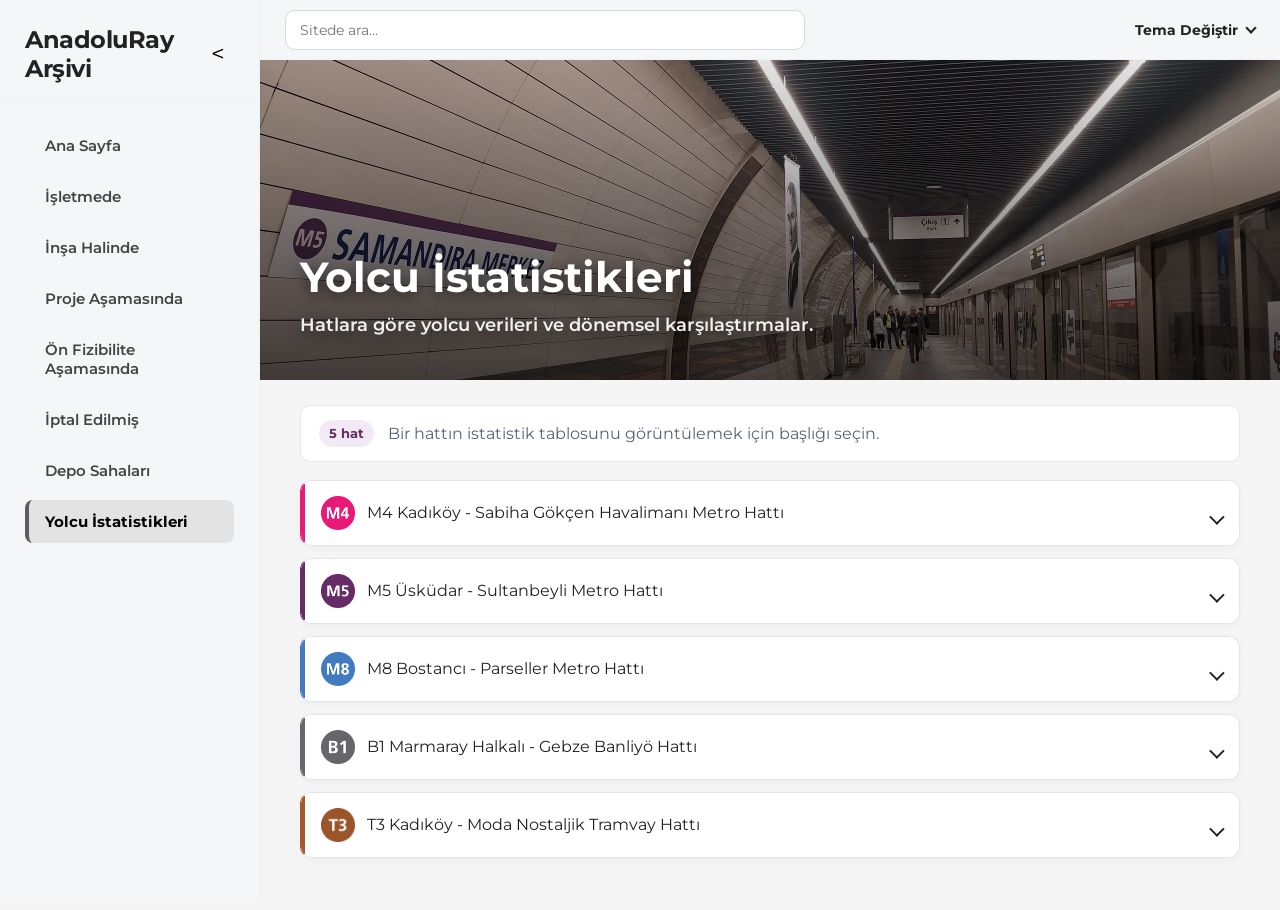
<file: yolcu-istatistikleri.html>
<!DOCTYPE html>
<html lang="tr">

<head>
<meta charset="UTF-8">
<meta name="viewport" content="width=device-width, initial-scale=1.0, maximum-scale=1.0, user-scalable=no">
<title>Yolcu İstatistikleri - AnadoluRay Arşivi</title>
<meta name="description" content="İstanbul Anadolu Yakası'ndaki işletmedeki raylı sistem hatlarının yolcu istatistikleri.">
<link href="https://fonts.googleapis.com/css2?family=Montserrat:wght@600;700&display=swap" rel="stylesheet">
<link rel="stylesheet" href="css/sidebar.css">
<link rel="stylesheet" href="css/style.css">
<link rel="stylesheet" href="css/isletmede.css">
<link rel="stylesheet" href="css/yolcu-istatistikleri.css">
<link rel="stylesheet" href="css/mobile.css">
<link rel="stylesheet" href="css/darkmode.css">
<script>if (localStorage.getItem("theme") === "dark" || (!localStorage.getItem("theme") && window.matchMedia("(prefers-color-scheme: dark)").matches)) document.documentElement.classList.add("dark");</script>
</head>

<body class="statistics-page">
<div class="top-bar">
<div class="site-search" role="search">
<label class="visually-hidden" for="site-search-input">Site içinde ara</label>
<input id="site-search-input" class="site-search-input" type="search" placeholder="Sitede ara..." autocomplete="off" aria-controls="site-search-results" aria-expanded="false">
<div class="site-search-results" id="site-search-results" role="listbox" aria-label="Arama sonuçları" hidden></div>
</div>
<div class="theme-menu">
<button class="theme-menu-trigger" aria-expanded="false" aria-controls="theme-options">
Tema Değiştir <span class="theme-menu-chevron" aria-hidden="true"></span>
</button>
<div class="theme-menu-options" id="theme-options" hidden>
<button class="theme-option desktop-theme" data-theme="dark">Siyah Tema</button>
<button class="theme-option desktop-theme" data-theme="light">Beyaz Tema</button>
</div>
</div>
<button class="menu-toggle">☰</button>
</div>

<div class="sidebar">
<div class="logo">
AnadoluRay Arşivi
<button class="sidebar-collapse" aria-label="Sidebarı küçült" title="Sidebarı küçült">&lt;</button>
</div>
<div class="menu">
<a href="index.html">Ana Sayfa</a>
<a href="isletmede.html">İşletmede</a>
<a href="insa.html">İnşa Halinde</a>
<a href="proje.html">Proje Aşamasında</a>
<a href="fizibilite.html">Ön Fizibilite Aşamasında</a>
<a href="iptal.html">İptal Edilmiş</a>
<a href="depos.html">Depo Sahaları</a>
<a class="active" href="yolcu-istatistikleri.html">Yolcu İstatistikleri</a>
</div>
</div>

<div class="content">
<div class="hero">
<div class="hero-content">
<h1>Yolcu İstatistikleri</h1>
<p>Hatlara göre yolcu verileri ve dönemsel karşılaştırmalar.</p>
</div>
</div>

<div class="statistics-intro">
<span class="statistics-count">5 hat</span>
<p>Bir hattın istatistik tablosunu görüntülemek için başlığı seçin.</p>
</div>

<details class="line m4 statistics-line">
<summary class="line-title"><img src="img/m4.png" class="line-logo" alt="M4"> M4 Kadıköy - Sabiha Gökçen Havalimanı Metro Hattı</summary>
<div class="statistics-table-wrap">
<table class="statistics-table">
<thead><tr><th scope="col">Gösterge</th><th scope="col">Dönem</th><th scope="col">Yolcu sayısı</th></tr></thead>
<tbody>
<tr><th scope="row">Günlük ortalama</th><td>2024</td><td>300.480</td></tr>
<tr><th scope="row">Günlük taşıma rekoru</th><td>2023</td><td>387.372</td></tr>
</tbody>
</table>
</div>
</details>

<details class="line m5 statistics-line">
<summary class="line-title"><img src="img/m5.png" class="line-logo" alt="M5"> M5 Üsküdar - Sultanbeyli Metro Hattı</summary>
<div class="statistics-table-wrap">
<table class="statistics-table">
<thead><tr><th scope="col">Gösterge</th><th scope="col">Dönem</th><th scope="col">Yolcu sayısı</th></tr></thead>
<tbody>
<tr><th scope="row">Günlük ortalama</th><td>2024</td><td>293.747</td></tr>
<tr><th scope="row">Günlük taşıma rekoru</th><td>2023</td><td>345.194</td></tr>
</tbody>
</table>
</div>
</details>

<details class="line m8 statistics-line">
<summary class="line-title"><img src="img/m8.png" class="line-logo" alt="M8"> M8 Bostancı - Parseller Metro Hattı</summary>
<div class="statistics-table-wrap">
<table class="statistics-table">
<thead><tr><th scope="col">Gösterge</th><th scope="col">Dönem</th><th scope="col">Yolcu sayısı</th></tr></thead>
<tbody>
<tr><th scope="row">Günlük ortalama</th><td>2023</td><td>43.058</td></tr>
</tbody>
</table>
</div>
</details>

<details class="line b1 statistics-line">
<summary class="line-title"><img src="img/b1.png" class="line-logo" alt="B1"> B1 Marmaray Halkalı - Gebze Banliyö Hattı</summary>
<div class="statistics-table-wrap">
<table class="statistics-table">
<thead><tr><th scope="col">Gösterge</th><th scope="col">Dönem</th><th scope="col">Yolcu sayısı</th></tr></thead>
<tbody>
<tr><th scope="row">Yıllık toplam</th><td>2022</td><td>190.754.000</td></tr>
<tr><th scope="row">Günlük ortalama</th><td>2022</td><td>522.614</td></tr>
<tr><th scope="row">Yıllık toplam</th><td>2024</td><td>218.886.016</td></tr>
<tr><th scope="row">Günlük ortalama</th><td>2024</td><td>604.657</td></tr>
</tbody>
</table>
</div>
</details>

<details class="line t3 statistics-line">
<summary class="line-title"><img src="img/t3.png" class="line-logo" alt="T3"> T3 Kadıköy - Moda Nostaljik Tramvay Hattı</summary>
<div class="statistics-table-wrap">
<table class="statistics-table">
<thead><tr><th scope="col">Gösterge</th><th scope="col">Dönem</th><th scope="col">Yolcu sayısı</th></tr></thead>
<tbody>
<tr><th scope="row">Günlük ortalama</th><td>Güncel veri</td><td>2.500</td></tr>
</tbody>
</table>
</div>
</details>
</div>

<script src="js/script.js"></script>
</body>

</html>
</file>
<file: css/sidebar.css>
/* =========================
ÜST BAR (MASAÜSTÜ)
========================= */

.top-bar{
position:fixed;
top:0;
left:260px;
width:calc(100% - 260px);
height:60px;
background:#f5f6f8;
border-bottom:1px solid #eef0f2;
display:flex;
align-items:center;
justify-content:flex-start;
padding:0 25px;
z-index:1000;
box-sizing:border-box;
transition:.3s ease;
}

.top-bar .menu-toggle{
    order:1;
    margin-right:0;
    display:none;
}

body.desktop-sidebar-collapsed .top-bar .menu-toggle{
    display:flex;
    order:0;
    margin-right:20px;
}

body.desktop-sidebar-collapsed .top-bar .site-search{
    order:1;
}

.top-bar .theme-menu{
    order:2;
    margin-left:auto;
}

.site-search{
position:relative;
order:0;
flex:1 1 420px;
max-width:520px;
min-width:0;
margin-right:20px;
z-index:1001;
}

.visually-hidden{
position:absolute;
width:1px;
height:1px;
padding:0;
margin:-1px;
overflow:hidden;
clip:rect(0,0,0,0);
white-space:nowrap;
border:0;
}

.site-search-input{
width:100%;
height:40px;
padding:0 14px;
border:1px solid #d5d9df;
border-radius:10px;
background:#fff;
color:#222;
font:inherit;
font-size:14px;
outline:none;
}

.site-search-input:focus{
border-color:#858b95;
box-shadow:0 0 0 3px rgba(90,100,115,.14);
}

.site-search-results{
position:absolute;
top:calc(100% + 8px);
left:0;
width:min(560px,calc(100vw - 40px));
max-height:min(70vh,480px);
overflow-y:auto;
border:1px solid #dfe2e7;
border-radius:10px;
background:#fff;
box-shadow:0 12px 30px rgba(0,0,0,.16);
}

.site-search-results[hidden]{
display:none;
}

.site-search-link{
display:block;
padding:12px 14px;
color:#222;
text-decoration:none;
}

.site-search-link + .site-search-link,
.site-search-status + .site-search-link{
border-top:1px solid #eceef1;
}

.site-search-link:hover,
.site-search-link:focus-visible{
background:#f2f4f7;
outline:none;
}

.site-search-link strong,
.site-search-link span{
display:block;
}

.site-search-link strong{
margin-bottom:4px;
font-size:14px;
}

.site-search-link span,
.site-search-status{
color:#626975;
font-size:12px;
line-height:1.5;
}

.site-search-status{
padding:12px 14px;
}

.theme-menu{
position:relative;
z-index:1002;
}

.theme-menu-trigger{
display:flex;
align-items:center;
gap:9px;
padding:8px 0;
border:0;
background:transparent;
color:#222;
font:inherit;
font-size:14px;
font-weight:700;
cursor:pointer;
}

.theme-menu-chevron{
width:8px;
height:8px;
border-right:2px solid currentColor;
border-bottom:2px solid currentColor;
transform:translateY(-2px) rotate(45deg);
transition:transform .2s;
}

.theme-menu-trigger[aria-expanded="true"] .theme-menu-chevron{
transform:translateY(2px) rotate(225deg);
}

.theme-menu-options{
position:absolute;
top:calc(100% + 5px);
right:0;
display:flex;
flex-direction:column;
gap:0;
width:132px;
box-sizing:border-box;
border:1px solid #ddd;
border-radius:10px;
overflow:hidden;
}

.theme-menu-options[hidden]{
display:none;
}

/* =========================
SIDEBAR
========================= */

.sidebar{
position:fixed;
left:0;
top:0;
width:260px;
height:100vh;
background:#f5f6f8;
padding:25px;
border-right:1px solid #eef0f2;
transition:0.3s ease;
z-index:99999 !important;
box-sizing:border-box;
overflow-y:auto;
}

/* Logo */
.logo{
font-size:24px;
font-weight:700;
margin-bottom:25px;
padding-bottom:15px;
margin-left:-25px;
margin-right:-25px;
padding-left:25px;
padding-right:25px;
position:relative;
letter-spacing:-0.5px;
display:flex;
align-items:center;
justify-content:space-between;
gap:10px;
border-bottom:1px solid #eef0f2;
}

.sidebar-collapse{
width:32px;
height:32px;
display:flex;
align-items:center;
justify-content:center;
flex:none;
background:none;
border:0;
font-size:24px;
line-height:1;
cursor:pointer;
color:#000;
}

/* Logo Altındaki İnce Çizgi */
.logo-divider{
width:100%;
height:1px;
background-color:#eef0f2;
margin-bottom:25px;
}

/* Genel buton ayarları */
.menu-toggle,
.theme-toggle{
display:none;
background:none;
border:none;
cursor:pointer;
}

.top-bar .menu-toggle{
width:40px;
height:40px;
display:flex;
align-items:center;
justify-content:center;
background:white;
border:1px solid #ddd;
border-radius:10px;
font-size:24px;
cursor:pointer;
color:#000;
margin-right:0;
}

/* Masaüstü tema butonu */
.desktop-theme{
position:static;
width:auto;
min-width:120px;
height:40px;
display:flex;
align-items:center;
justify-content:center;
background:white;
border:1px solid #ddd;
border-radius:10px;
font-size:14px;
font-weight:700;
letter-spacing:0.02em;
cursor:pointer;
z-index:1002;
transition:.2s;
margin-left:auto;
padding:0 16px;
margin-right:0;
}

.desktop-theme:hover{
background:#f5f5f5;
}

/* Menü */
.menu a{
display:flex;
align-items:center;
gap:10px;
color:#444;
text-decoration:none;
padding:12px 16px;
margin-bottom:8px;
border-radius:8px;
border-left:4px solid transparent;
font-weight:600;
font-size:15px;
transition:none;
}

.menu a:hover{
background:#f4f5f7;
color:#000;
padding-left:16px;
}

.menu a.active{
background:#e3e3e3;
border-left:4px solid #605b5d;
color:#000;
font-weight:700;
padding-left:16px;
}

/* =========================
MOBİL
========================= */

@media(max-width:768px){

.top-bar{
display:flex;
left:0;
width:100%;
height:60px;
background:white;
align-items:center;
padding:0 15px;
gap:10px;
z-index:2000 !important;
border-bottom:1px solid #eee;
}

.site-search{
order:1;
flex:1 1 auto;
max-width:none;
margin-right:0;
}

.top-bar .menu-toggle{
order:0;
flex:none;
}

.top-bar .theme-menu{
order:2;
flex:none;
margin-left:0;
}

.site-search-input{
padding:0 10px;
}

body.sidebar-open .top-bar .menu-toggle,
body.sidebar-open .menu-toggle{
display:none !important;
}

.sidebar-collapse{
display:none;
}

/* Sidebar kapalı */
.sidebar{
top:0;
left:-280px;
width:260px;
height:100vh;
padding-top:25px;
z-index:99999 !important;
}

/* Açık sidebar */
.sidebar.active{
left:0;
}

/* Logo */
.logo{
margin-top:20px;
font-size:22px;
}

/* Menü */
.menu{
display:block;
}

.menu a{
white-space:normal;
}

/* Hamburger */
.menu-toggle{
display:flex;
width:45px;
height:45px;
align-items:center;
justify-content:center;
background:white;
border:none;
font-size:28px;
cursor:pointer;
color:#000;
}

.desktop-theme{
display:flex;
}

}

/* =========================
DARK MODE
========================= */

.dark .top-bar{
background:#1b1b1b;
border-color:#333;
}

.dark .site-search-input{
background:#252525;
color:#fff;
border-color:#444;
}

.dark .site-search-input::placeholder{
color:#aaa;
}

.dark .site-search-results{
background:#1e1e1e;
border-color:#444;
}

.dark .site-search-link{
color:#eee;
}

.dark .site-search-link + .site-search-link,
.dark .site-search-status + .site-search-link{
border-top-color:#383838;
}

.dark .site-search-link:hover,
.dark .site-search-link:focus-visible{
background:#2a2a2a;
}

.dark .site-search-link span,
.dark .site-search-status{
color:#bbb;
}

.dark .sidebar{
background:#1b1b1b;
border-color:#333;
}

.dark .logo{
color:white;
border-bottom-color:#333;
}

.dark .sidebar-collapse{
color:white;
}

.dark .menu a{
color:#ddd;
}

.dark .menu a:hover{
background:#2a2a2a;
color:white;
}

.dark .menu a.active{
background:#555;
color:white;
}

.dark .desktop-theme{
background:#1b1b1b;
color:white;
border-color:#333;
}

.dark .desktop-theme:hover{
background:#2a2a2a;
}

body.desktop-sidebar-collapsed .sidebar{
width:0;
padding-left:0;
padding-right:0;
border-right:0;
overflow:hidden;
}

body.desktop-sidebar-collapsed .top-bar{
left:0;
}

body.desktop-sidebar-collapsed .top-bar{
width:100%;
}

body.desktop-sidebar-collapsed .content{
margin-left:0;
}

body.desktop-sidebar-collapsed .sidebar-collapse{
display:none;
}

body.desktop-sidebar-collapsed .top-bar .menu-toggle{
display:flex;
order:0;
margin-right:20px;
}

body.desktop-sidebar-collapsed .top-bar .site-search{
order:1;
}

body.desktop-sidebar-collapsed .top-bar .desktop-theme{
margin-left:auto;
order:2;
}

@media(min-width:769px){
body:not(.desktop-sidebar-collapsed) .top-bar .menu-toggle{
display:none;
}
}

.dark .theme-toggle,
.dark .menu-toggle{
background:#1b1b1b !important;
color:white !important;
border-color:#333 !important;
}

.dark .theme-toggle:hover{
background:#2a2a2a !important;
}

.theme-menu-options .theme-option{
width:100%;
min-width:0;
height:40px;
box-sizing:border-box;
border:0;
border-radius:0;
}

.theme-menu-options .theme-option + .theme-option{
border-top:1px solid #ddd;
}

.dark .theme-menu-trigger{
color:white;
}

.dark .theme-menu-options .theme-option{
background:#1b1b1b;
color:white;
border-color:#333;
}

.dark .theme-menu-options{
border-color:#333;
}

.dark .theme-menu-options .theme-option + .theme-option{
border-top-color:#333;
}

.dark .theme-menu-options .theme-option:hover{
background:#2a2a2a;
}

@media(max-width:768px){
.theme-menu-options .theme-option{
height:45px;
}
}
</file>
<file: css/style.css>
*{

margin:0;

padding:0;

box-sizing:border-box;

font-family:'Montserrat',Arial,sans-serif;

}



body{

background:#f5f5f5;

color:#222;

}



/* İçerik */

.content{

margin-left:260px;

padding:40px 40px 40px;

padding-top:90px;

}

.osm-route-map{
width:100%;
height:auto;
aspect-ratio:16 / 9;
max-height:350px;
overflow:hidden;
border:1px solid #ddd;
border-radius:10px;
background:#eef2f6;
}

.osm-map-legend{
display:none;
gap:8px;
max-width:260px;
padding:10px 12px;
color:#333;
background:rgba(255,255,255,.96);
border:1px solid rgba(0,0,0,.2);
border-radius:5px;
box-shadow:0 1px 5px rgba(0,0,0,.35);
font-size:13px;
}

.osm-map-legend--visible{
display:grid;
}

.osm-map-legend-item{
display:flex;
align-items:center;
gap:8px;
line-height:1.4;
}

.osm-map-legend-swatch{
width:24px;
height:4px;
flex:0 0 24px;
border-radius:2px;
}

.osm-map-error{
min-height:180px;
display:flex;
align-items:center;
justify-content:center;
color:#667085;
background:#eef2f6;
border:1px solid #ddd;
border-radius:10px;
}

.osm-route-map .leaflet-container{
width:100%;
height:100%;
font-family:Arial,sans-serif;
}

.osm-map-expand{
width:34px;
height:34px;
padding:0;
background:#fff;
color:#222;
font-size:23px;
line-height:30px;
cursor:pointer;
}

.osm-route-map .leaflet-top{
z-index:1100;
}

.osm-route-map .leaflet-control-attribution{
max-width:calc(100% - 46px);
text-align:right;
}

.osm-map-overlay{
position:fixed;
inset:0;
z-index:10000;
display:flex;
flex-direction:column;
gap:0;
padding:0;
background:#fff;
border:0;
border-radius:0;
box-shadow:none;
}

.osm-map-close{
position:absolute;
top:14px;
right:14px;
z-index:1100;
padding:10px 16px;
border:1px solid rgba(0,0,0,.2);
border-radius:8px;
background:#fff;
color:#222;
font:600 14px Arial,sans-serif;
box-shadow:0 1px 5px rgba(0,0,0,.35);
cursor:pointer;
}

.osm-map-overlay > .osm-route-map--expanded{
width:100%;
height:100% !important;
min-height:0 !important;
max-height:none !important;
min-width:0;
flex:1 1 auto;
aspect-ratio:auto!important;
}

@media(max-width:768px){
    .osm-map-close{
        top:10px;
        right:10px;
    }
}



/* Hero */

.hero{

padding:20px 0;

margin-bottom:40px;

}



.hero h1{

font-size:38px;

font-weight:700;

color:white;

margin-bottom:15px;

}



.hero p{

color:#666;

font-size:17px;

line-height:1.6;

}



/* Sayfa başlıkları */

.content > h2{

font-size:28px;

border-left:4px solid #333;

padding-left:12px;

}



/* Kart alanı */

.card-container{

display:grid;

grid-template-columns:repeat(auto-fit,minmax(250px,1fr));

gap:20px;

}



/* Kart */

.card{

background:white;

padding:25px;

border-radius:12px;

border:1px solid #ddd;

box-shadow:0 3px 10px rgba(0,0,0,0.05);

}



.card h2{

font-size:22px;

color:#222;

margin-bottom:15px;

border-left:3px solid #333;

padding-left:10px;

}

html body .line-title{
position:relative;
padding-right:48px;
}

html body .line::before{
z-index:1;
}

html body .line-title::after{
content:"";
position:absolute;
right:18px;
top:50%;
width:8px;
height:8px;
display:block;
border-right:2px solid currentColor;
border-bottom:2px solid currentColor;
transform:translateY(-50%) rotate(45deg);
transform-origin:center;
transition:transform .25s ease;
}

html body .line-title[aria-expanded="true"]::after{
transform:translateY(-50%) rotate(-135deg);
}

.line-title .line-status{
display:inline-flex;
align-items:center;
padding:4px 8px;
border-radius:4px;
font-size:10px;
line-height:1.3;
}

.line-title:has(.line-status){
display:grid;
grid-template-columns:34px minmax(0,1fr);
grid-template-rows:auto auto;
column-gap:12px;
row-gap:3px;
align-items:center;
}

.line-title:has(.line-status) > .line-logo{
grid-column:1;
grid-row:1 / span 2;
}

.line-title:has(.line-status) > .line-status{
grid-column:2;
grid-row:2;
justify-self:start;
margin-left:0;
transform:translate(-2px, 2px);
}

.line-title .line-status.completed{
background:#e8f5eb;
color:#287a3d;
}

.line-title .line-status.ongoing{
background:#fff4df;
color:#8a5a00;
}

.line-title .line-status.stopped{
background:#fde8e7;
color:#b42318;
}

.line:has(img[src$="/m.png"]),
.line:has(img[src$="/t.png"]),
.line:has(img[src$="/tf.png"]),
.line:has(img[src$="/h.png"]){
border-left-color:#65656a !important;
}

.line:has(img[src$="/m.png"])::before,
.line:has(img[src$="/t.png"])::before,
.line:has(img[src$="/tf.png"])::before,
.line:has(img[src$="/h.png"])::before{
background:#65656a !important;
}


.card p{

color:#555;

line-height:1.6;

}



.green{

color:#9acd9a !important;

}



.gray{

color:#999 !important;

}



/* =========================
   MOBİL
========================= */


@media(max-width:768px){


.content{

    margin-left:0;

    padding:20px;

    padding-top:70px;

}


.hero{

    margin-top:0;

}


.hero h1{

    font-size:28px;

}


.hero p{

    font-size:15px;

}


.card-container{

    grid-template-columns:1fr;

}



}



@media(max-width:480px){


.content{

    padding:15px;

    padding-top:70px;

}


.hero h1{

    font-size:24px;

}


.hero p{

    font-size:14px;

}


}
.card-container {
display: flex;
flex-wrap: wrap;
gap: 20px;
margin-bottom: 30px;
}

.card {
background-color: #ffffff;
border: 1px solid #e0e0e0;
border-radius: 8px;
padding: 20px;
flex: 1 1 calc(33.333% - 20px);
min-width: 250px;
box-shadow: 0 2px 5px rgba(0,0,0,0.05);
}

.card h2 {
font-size: 1.1rem;
margin-bottom: 10px;
color: #213654;
}

.card p {
font-size: 0.95rem;
color: #555555;
line-height: 1.5;
}
.stat-logo {
height: 18px;
width: auto;
vertical-align: middle;
margin-right: 6px;
}

.line-logos {
display: flex;
align-items: center;
flex-wrap: wrap;
gap: 8px;
}
</file>
<file: css/depo-sahalari.css>
.depo-content{
padding-top:100px;
}

.depo-heading{
margin-bottom:28px;
border-left:4px solid #333;
padding-left:14px;
}

.depo-heading h1{
margin-bottom:8px;
color:#222;
font-size:32px;
}

.depo-heading p{
max-width:760px;
color:#666;
line-height:1.6;
}

.depo-list{
display:grid;
gap:12px;
}

.depo-line{
position:relative;
background:#fff;
border:1px solid #ddd;
border-left:0;
border-radius:10px;
overflow:hidden;
}

.depo-line::before{
content:"";
position:absolute;
top:0;
bottom:0;
left:0;
width:4px;
background:#65656a;
}

.depo-accordion-title{
display:flex;
align-items:center;
justify-content:space-between;
gap:16px;
width:100%;
min-height:68px;
padding:14px 48px 14px 18px;
border:0;
background:#fff;
color:#222;
font:inherit;
text-align:left;
cursor:pointer;
transition:background .2s;
}

.depo-accordion-title:hover{
background:#eee;
}

.depo-title-main{
display:flex;
flex-direction:column;
align-items:flex-start;
gap:5px;
min-width:0;
}

.depo-title-name{
font-size:18px;
font-weight:700;
}

.depo-status{
display:inline-block;
padding:3px 8px;
border-radius:4px;
font-size:12px;
font-weight:700;
}

.depo-status.active{
background:#e8f5eb;
color:#287a3d;
}

.depo-status.planned{
background:#fff4df;
color:#8a5a00;
}

.depo-route-logos{
display:flex;
align-items:center;
gap:8px;
flex:none;
}

.depo-route-logos img{
display:block;
width:32px;
height:32px;
object-fit:contain;
}

.depo-panel{
max-height:0;
padding:0 20px;
overflow:hidden;
opacity:0;
pointer-events:none;
transition:max-height .45s ease,opacity .25s ease,padding .35s ease;
}

.depo-panel.active{
padding:20px;
opacity:1;
pointer-events:auto;
}

.depo-detail-grid{
display:grid;
grid-template-columns:minmax(0,1fr) minmax(260px,.8fr);
align-items:start;
gap:24px;
}

.depo-info p{
margin-bottom:12px;
color:#555;
line-height:1.6;
}

.depo-photo-frame{
width:100%;
aspect-ratio:16 / 9;
margin:0;
overflow:hidden;
border:1px solid #ddd;
border-radius:8px;
background:#eee;
}

.depo-photo-frame img{
display:block;
width:100%;
height:100%;
object-fit:cover;
}

.depo-accordion-title:focus-visible{
outline:3px solid #555;
outline-offset:-3px;
}

.dark .depo-heading h1{
color:#fff;
}

.dark .depo-heading p,
.dark .depo-info p{
color:#ccc;
}

.dark .depo-line{
background:#1e1e1e;
border-color:#333;
}

.dark .depo-accordion-title{
background:#1e1e1e;
color:#fff;
}

.dark .depo-accordion-title:hover{
background:#252525;
}

.dark .depo-photo-frame{
border-color:#444;
background:#252525;
}

.dark .depo-status.active{
background:#173621;
color:#9bd6a8;
}

.dark .depo-status.planned{
background:#3b2d14;
color:#f2ca79;
}

@media(max-width:768px){
.depo-content{
padding-top:80px;
}

.depo-heading h1{
font-size:28px;
}

.depo-accordion-title{
align-items:center;
gap:12px;
}

.depo-title-main{
flex:1;
}

.depo-route-logos{
gap:4px;
}

.depo-route-logos img{
width:28px;
height:28px;
}

.depo-detail-grid{
grid-template-columns:1fr;
gap:16px;
}
}
</file>
<file: css/mobile.css>
/* =========================
   MOBİL TASARIM
========================= */


/* UYARI: Masaüstü tema butonu sidebar.css'de tanımlanmıştır */
/* Burada masaüstü düzenlemesi yapılmayacak */


@media(max-width:768px){

.top-bar{
    justify-content:flex-start;
}

.top-bar .menu-toggle{
    order:0;
    margin-right:0;
}

.top-bar .theme-toggle{
    order:2;
    margin-left:auto;
}

body{

    overflow-x:hidden;

}



/* İçerik */

.content{

    margin-left:0;

    padding:20px;

    padding-top:0px;

}


.hero{

    margin-top:0;

}




.hero h1{

    font-size:28px;

    line-height:1.2;

}


.hero p{

    font-size:15px;

}




.line{

    width:100%;

}




img{

    max-width:100%;

    height:auto;

}




/* Hamburger */
.menu-toggle{

    width:45px;

    height:45px;

    display:flex;

    align-items:center;

    justify-content:center;

    background:white;

    border:none;

    font-size:28px;

    cursor:pointer;

    color:#000;

}



/* Mobil tema */

.theme-toggle{

    width:auto;

    min-width:120px;

    height:45px;

    display:flex;

    align-items:center;

    justify-content:center;

    background:white;

    border:1px solid #ddd;

    border-radius:12px;

    font-size:14px;

    font-weight:700;

    letter-spacing:0.02em;

    cursor:pointer;

    color:#000;

    padding:0 16px;

}




/* Hat açıklamaları */

.line-content.active{

    display:flex;

    flex-direction:column;

}



.info{

    width:100%;

    order:2;

}



.route{

    width:100%;

    order:1;

    margin-top:25px;

}



.route img{

    width:100%;

    height:auto;

    max-height:500px;

    object-fit:contain;

}

.content .route img{
    width:100%;
    height:auto;
    max-height:none;
    object-fit:contain;
    border:0;
    border-radius:0;
    box-shadow:none;
}



}



/* Küçük telefonlar */

@media(max-width:480px){


.content{

    padding:15px;
    padding-top:0px;

}


/* Index sayfası üst bar boşluğu (hero padding tabanlı olduğundan boşluk gerekli) */

.content.index-content{

    padding-top:75px;

}


.hero h1{

    font-size:24px;

}


.hero p{

    font-size:14px;

}


}

@media(max-width:768px){

.index-content{
    padding-top:60px;
}

}
</file>
<file: css/darkmode.css>
/* =========================
   DARK MODE
========================= */


/* Genel */

.dark{

    background:#121212;
    color:white;

}


/* Sayfa */

.dark body{

    background:#121212;
    color:white;

}


/* İçerik */

.dark .content{

    background:#121212;

}



/* Kartlar */

.dark .card,
.dark .line,
.dark .line-content{

    background:#1e1e1e;
    color:white;
    border-color:#333;

}



/* Hat başlıkları */

.dark .line-title{

    background:#1e1e1e;
    color:white;

}


.dark .line-title:hover{

    background:#252525;
    color:white;

}


/* Hat renkleri korunur */

.dark .line-title.m4{
    border-left-color:#e91977;
}

.dark .line-title.m5{
    border-left-color:#672c65;
}

.dark .line-title.m8{
    border-left-color:#0099ff;
}

.dark .line-title.m10{
    border-left-color:#4da93e;
}

.dark .line-title.m13{
    border-left-color:#ff4b58;
}

.dark .line-title.m14{
    border-left-color:#b16400;
}

.dark .line-title.m12{
    border-left-color:#cad300;
}

.dark .line-title.marmaray{
    border-left-color:#008c95;
}

.dark .line-title.t,
.dark .line-title.m{
    border-left-color:#777;
}



/* Yazılar */

.dark .info p{

    color:#ddd;

}

.dark .info p b{

    color:#fff;
    font-weight:700;

}

.dark .hero h1{

    color:white;

}


.dark .hero p{

    color:#aaa;

}

.dark .card h2{

    color:#fff;

}


.dark .card p{

    color:#ddd;

}

.dark .content > h2{

    color:#fff;
    border-left-color:#fff;

}

.dark .route-placeholder{

    background:#2a2a2a;
    color:#999;

}

.dark .route img{

    border-color:#333;

}

/* Full width yazılar */

.dark .full-width-text h3{
    color:#fff;
}

.dark .full-width-text p{
    color:#ddd;
}

.dark .full-width-text p b{
    color:#fff;
}

.dark .line-title .line-status.completed{
    background:#173621;
    color:#9bd6a8;
}

.dark .line-title .line-status.ongoing{
    background:#3b2d14;
    color:#f2ca79;
}

.dark .line-title .line-status.stopped{
    background:#3b1d1d;
    color:#ffaaa3;
}
</file>
<file: css/fizibilite.css>
*{margin:0;padding:0;box-sizing:border-box;font-family:'Montserrat',Arial,sans-serif}
body{background:#f5f5f5;color:#222}.content{margin-left:260px;padding:40px;padding-top:100px}.hero{position:relative;width:calc(100% + 80px);height:320px;background-image:linear-gradient(to top,rgba(0,0,0,.65),rgba(0,0,0,.1)),url('../img/fizibilite-banner.webp');background-size:cover;background-position:center 25%;overflow:hidden;margin:-40px -40px 25px}.hero-content{position:absolute;left:40px;bottom:40px;color:#fff;text-shadow:0 4px 15px rgba(0,0,0,.6)}.hero-content h1{font-size:42px;margin-bottom:8px}.hero-content p{font-size:18px;color:#f0f0f0;font-weight:600}.line{position:relative;background:#fff;border:1px solid #ddd;border-radius:10px;margin-bottom:12px;overflow:hidden;border-left:0}.line::before{content:"";position:absolute;top:0;bottom:0;left:0;width:4px;background:#65656a}.line-title{display:flex;align-items:center;gap:12px;padding:14px 18px;font-size:20px;cursor:pointer;background:#fff;color:#222}.line-title:hover{background:#eee}.line-logo{width:34px;height:34px;object-fit:contain;flex-shrink:0}.line-status{margin-left:auto;font-size:20px;font-weight:700;white-space:nowrap}.line-status.completed{color:#2f9e44}.line-status.ongoing{color:#d93025}.line-content{display:block;max-height:0;opacity:0;overflow:hidden;padding:0 18px;pointer-events:none;transition:max-height .45s ease, opacity .25s ease, padding .35s ease}.line-content.active{display:grid;grid-template-columns:minmax(0,1fr) minmax(0,1fr);gap:24px;max-height:2000px;opacity:1;padding:18px;pointer-events:auto}.line-content .info{grid-column:1}.line-content .route{grid-column:2}.info p{margin-bottom:12px;line-height:1.6;color:#555}.route-placeholder,.route img{width:100%;min-height:300px}.route-placeholder{background:#e8e8e8;border-radius:10px;display:flex;align-items:center;justify-content:center;color:#777}.route img{height:auto;object-fit:cover;border-radius:10px;border:1px solid #ddd}.full-width-text{grid-column:1/-1;margin-top:0}.full-width-text p{margin-bottom:16px;line-height:1.6;color:#444}@media(max-width:768px){.content{margin-left:0;padding:20px;padding-top:20px}.hero{margin:-60px -20px 25px;width:calc(100% + 40px)}.line-content.active{display:block}.line-content .route,.line-content .info{width:100%}.line-status{font-size:18px}.hero-content{left:20px;bottom:25px}.hero-content h1{font-size:30px}.hero-content p{font-size:15px}}
.line:has(img[src$="/m5.png"])::before{background:#672c65}
@media(max-width:768px){.line-title{display:grid;grid-template-columns:34px minmax(0,1fr);column-gap:12px;row-gap:2px;align-items:center}.line-status{grid-column:2;grid-row:2;margin-left:0;font-size:11px;line-height:1.2;white-space:normal}}
</file>
<file: css/insa.css>
*{
margin:0;
padding:0;
box-sizing:border-box;
font-family:'Montserrat',Arial,sans-serif;
}

body{
background:#f5f5f5;
color:#222;
}

/* İçerik */
.content{
margin-left:260px;
padding:40px;
padding-top:100px;
}

/* Hat kutuları */
.line{
position:relative;
background:white;
border:1px solid #ddd;
border-radius:10px;
margin-bottom:12px;
overflow:hidden;
border-left:0;
}

.line::before{
content:"";
position:absolute;
top:0;
bottom:0;
left:0;
width:4px;
background:#333;
}

.line-title{
display:flex;
align-items:center;
gap:12px;
padding:14px 18px;
font-size:20px;
cursor:pointer;
background:#fff;
color:#222;
transition:.2s;
}

.line-status{
margin-left:auto;
font-size:20px;
font-weight:700;
white-space:nowrap;
}

.line-status.ongoing{
color:#2f9e44;
}

.line-status.stopped{
color:#d93025;
}

.line-logo{
width:34px;
height:34px;
max-width:34px;
max-height:34px;
object-fit:contain;
flex-shrink:0;
}

/* Hat renkleri */
.line.m4,
.line:has(.m4){
border-left-color:#e91977 !important;
}

.line.m12,
.line:has(.m12){
border-left-color:#cad300 !important;
}

.line.m10,
.line:has(.m10){
border-left-color:#4da93e !important;
}

.line.m13,
.line:has(.m13){
border-left-color:#ff4b58 !important;
}

.line.m14,
.line:has(.m14){
border-left-color:#b16400 !important;
}

.line.m4::before,
.line:has(.m4)::before{
background:#e91977;
}

.line.m10::before,
.line:has(.m10)::before{
background:#4da93e;
}

.line.m12::before,
.line:has(.m12)::before{
background:#cad300;
}

.line.m13::before,
.line:has(.m13)::before{
background:#ff4b58;
}

.line.m14::before,
.line:has(.m14)::before{
background:#b16400;
}

.line-title:hover{
background:#eee;
}

.line-content{
    display:block;
    max-height:0;
    opacity:0;
    overflow:hidden;
    padding:0 25px;
    pointer-events:none;
    transition:max-height .45s ease, opacity .25s ease, padding .35s ease;
}

.line-content.active{
    display:block;
    max-height:2000px;
    opacity:1;
    padding:25px;
    pointer-events:auto;
}

/* Üst blok: Bilgiler solda, harita sağda */
.line-top{
display:flex;
justify-content:space-between;
align-items:flex-start;
gap:24px;
}

.line-top .info{
flex:1;
width:auto;
}

.line-top .info p{
margin-bottom:12px;
line-height:1.6;
color:#555;
}

.line-top .route{
flex:1;
max-width:500px;
width:auto;
}

.line-top .route img{
width:100%;
height:auto;
max-height:350px;
object-fit:cover;
border-radius:10px;
border:1px solid #ddd;
}

/* Alt blok: Baştan başa uzanan detay paragrafları */
.full-width-text{
width:100%;
margin-top:24px;
clear:both;
}

.full-width-text h3{
font-family:'Montserrat',sans-serif;
font-size:1.1rem;
font-weight:700;
margin-top:22px;
margin-bottom:8px;
color:#222;
}

.full-width-text p{
margin-bottom:16px;
line-height:1.6;
color:#444;
}

/* Banner */
.hero{
position:relative;
width:calc(100% + 80px);
height:320px;
background-image:linear-gradient(to top, rgba(0, 0, 0, 0.65), rgba(0, 0, 0, 0.1)), url('../img/insa-banner.webp');
background-size:cover;
background-position:center 25%;
border-radius:0;
overflow:hidden;
margin:-40px -40px 25px -40px;
}

.hero-content{
position:absolute;
left:40px;
bottom:40px;
z-index:2;
color:white;
text-shadow:0 4px 15px rgba(0, 0, 0, 0.6);
}

.hero-content h1{
font-size:42px;
font-weight:700;
margin-bottom:8px;
}

.hero-content p{
font-size:18px;
color:#f0f0f0;
font-weight:600;
}

/* Mobil Uyum */
@media(max-width:768px){

.sidebar{
position:fixed;
left:-280px;
top:0;
width:260px;
height:100vh;
background:white;
transition:.3s ease;
z-index:1000;
}

.sidebar.active{
left:0;
}

.content{
margin-left:0;
padding:20px;
padding-top:20px;
}

.hero{
margin:-60px -20px 25px -20px;
width:calc(100% + 40px);
}

.line-top{
flex-direction:column;
}

.line-title{
display:grid;
grid-template-columns:34px minmax(0,1fr);
column-gap:12px;
row-gap:2px;
align-items:center;
}

.line-status{
grid-column:2;
grid-row:2;
margin-left:0;
font-size:11px;
line-height:1.2;
white-space:normal;
}

.line-top .route{
width:100%;
max-width:100%;
}

}
</file>
<file: css/isletmede.css>
*{margin:0;padding:0;box-sizing:border-box;font-family:'Montserrat',Arial,sans-serif}
body{background:#f5f5f5;color:#222}
.content{margin-left:260px;padding:40px;padding-top:100px}
.hero{position:relative;width:calc(100% + 80px);height:320px;background-image:linear-gradient(to top,rgba(0,0,0,.65),rgba(0,0,0,.1)),url('../img/banner.webp');background-size:cover;background-position:center 25%;overflow:hidden;margin:-40px -40px 25px}
.hero-content{position:absolute;left:40px;bottom:40px;color:#fff;text-shadow:0 4px 15px rgba(0,0,0,.6)}
.hero-content h1{font-size:42px;font-weight:700;margin-bottom:8px}.hero-content p{font-size:18px;color:#f0f0f0;font-weight:600}
.line{position:relative;background:#fff;border:1px solid #ddd;border-radius:10px;margin-bottom:12px;overflow:hidden;border-left:0}.line::before{content:"";position:absolute;top:0;bottom:0;left:0;width:4px;background:#333}
.line-title{display:flex;align-items:center;gap:12px;padding:14px 18px;font-size:20px;cursor:pointer;background:#fff;color:#222;transition:.2s}.line-title:hover{background:#eee}.line-logo{width:34px;height:34px;max-width:34px;max-height:34px;object-fit:contain;flex-shrink:0}
.line.m4,.line:has(.m4){border-left-color:#e91977!important}.line.m5,.line:has(.m5){border-left-color:#672c65!important}.line.m8,.line:has(.m8){border-left-color:#427bbf!important}.line.m10,.line:has(.m10){border-left-color:#4da93e!important}.line.m13,.line:has(.m13){border-left-color:#ff4b58!important}.line.m14,.line:has(.m14){border-left-color:#b16400!important}.line.m21,.line:has(.m21){border-left-color:#007f86!important}.line.t16,.line:has(.t16){border-left-color:#65656a!important}.line.b1,.line:has(.b1){border-left-color:#65656a!important}.line.t3,.line:has(.t3){border-left-color:#a25a2a!important}
.line.m4::before,.line:has(.m4)::before{background:#e91977}.line.m5::before,.line:has(.m5)::before{background:#672c65}.line.m8::before,.line:has(.m8)::before{background:#427bbf}.line.m10::before,.line:has(.m10)::before{background:#4da93e}.line.m13::before,.line:has(.m13)::before{background:#ff4b58}.line.m14::before,.line:has(.m14)::before{background:#b16400}.line.m21::before,.line:has(.m21)::before{background:#007f86}.line.t16::before,.line:has(.t16)::before,.line.b1::before,.line:has(.b1)::before{background:#65656a}.line.t3::before,.line:has(.t3)::before{background:#a25a2a}
.line-content{display:block;max-height:0;opacity:0;overflow:hidden;padding:0 18px;pointer-events:none;transition:max-height .45s ease, opacity .25s ease, padding .35s ease}.line-content.active{display:block;max-height:2000px;opacity:1;padding:18px;pointer-events:auto}.line-top{display:flex;justify-content:space-between;align-items:flex-start;gap:24px}.line-top .info,.line-top .route{flex:1;width:auto}.line-top .route{max-width:500px}.info p{margin-bottom:12px;line-height:1.6;color:#555}.route img{width:100%;height:auto;max-height:350px;object-fit:cover;border-radius:10px;border:1px solid #ddd}.route-placeholder{min-height:350px;background:#e8e8e8;border-radius:10px;display:flex;align-items:center;justify-content:center;color:#777}.full-width-text{width:100%;margin-top:24px;clear:both}.full-width-text h3{font-size:1.1rem;margin:22px 0 8px;color:#222}.full-width-text p{margin-bottom:16px;line-height:1.6;color:#444}
@media(max-width:768px){.content{margin-left:0;padding:20px;padding-top:20px}.hero{margin:-60px -20px 25px;width:calc(100% + 40px)}.line-top{flex-direction:column}.line-top .route{width:100%;max-width:100%}.hero-content{left:20px;bottom:25px}.hero-content h1{font-size:30px}.hero-content p{font-size:15px}}
</file>
<file: css/proje.css>
*{margin:0;padding:0;box-sizing:border-box;font-family:'Montserrat',Arial,sans-serif}
body{background:#f5f5f5;color:#222}.content{margin-left:260px;padding:40px;padding-top:100px}
.hero{position:relative;width:calc(100% + 80px);height:320px;background-image:linear-gradient(to top,rgba(0,0,0,.65),rgba(0,0,0,.1)),url('../img/proje-banner.webp');background-size:cover;background-position:center 25%;overflow:hidden;margin:-40px -40px 25px}.hero-content{position:absolute;left:40px;bottom:40px;color:#fff;text-shadow:0 4px 15px rgba(0,0,0,.6)}.hero-content h1{font-size:42px;font-weight:700;margin-bottom:8px}.hero-content p{font-size:18px;color:#f0f0f0;font-weight:600}
.line{position:relative;background:#fff;border:1px solid #ddd;border-radius:10px;margin-bottom:12px;overflow:hidden;border-left:0}.line::before{content:"";position:absolute;top:0;bottom:0;left:0;width:4px;background:#333}.line-title{display:flex;align-items:center;gap:12px;padding:14px 18px;font-size:20px;cursor:pointer;background:#fff;color:#222;transition:.2s}.line-title:hover{background:#eee}.line-logo{width:34px;height:34px;object-fit:contain;flex-shrink:0}.line.m4,.line:has(.m4){border-left-color:#e91977!important}.line.m5,.line:has(.m5){border-left-color:#672c65!important}.line.m10,.line:has(.m10){border-left-color:#4da93e!important}.line.m13,.line:has(.m13){border-left-color:#ff4b58!important}.line.m14,.line:has(.m14){border-left-color:#b16400!important}.line.m21,.line:has(.m21){border-left-color:#007f86!important}.line.t16,.line:has(.t16){border-left-color:#65656a!important}.line::before{background:#65656a}.line:has(.m4)::before{background:#e91977}.line:has(.m5)::before{background:#672c65}.line:has(.m10)::before{background:#4da93e}.line:has(.m13)::before{background:#ff4b58}.line:has(.m14)::before{background:#b16400}.line:has(.m21)::before{background:#007f86}
.line-status{margin-left:auto;font-size:18px;font-weight:700;white-space:nowrap}.line-status.completed{color:#2f9e44}.line-status.ongoing{color:#d93025}.line-content{display:block;max-height:0;opacity:0;overflow:hidden;padding:0 18px;pointer-events:none;transition:max-height .45s ease, opacity .25s ease, padding .35s ease}.line-content.active{display:block;max-height:2000px;opacity:1;padding:18px;pointer-events:auto}.line-top{display:flex;justify-content:space-between;align-items:flex-start;gap:24px}.line-top .info,.line-top .route{flex:1;width:auto}.line-top .route{max-width:500px}.info p{margin-bottom:12px;line-height:1.6;color:#555}.route img{width:100%;height:auto;max-height:350px;object-fit:cover;border-radius:10px;border:1px solid #ddd}.full-width-text{width:100%;margin-top:24px}.full-width-text p{margin-bottom:16px;line-height:1.6;color:#444}.full-width-text h3{font-size:1.1rem;margin:22px 0 8px}
@media(max-width:768px){.content{margin-left:0;padding:20px;padding-top:20px}.hero{margin:-60px -20px 25px;width:calc(100% + 40px)}.line-top{flex-direction:column}.line-status{font-size:16px}.line-top .route{width:100%;max-width:100%}.hero-content{left:20px;bottom:25px}.hero-content h1{font-size:30px}.hero-content p{font-size:15px}}
@media(max-width:768px){.line-title{display:grid;grid-template-columns:auto minmax(0,1fr);column-gap:12px;row-gap:2px;align-items:center}.line-logos{display:flex;gap:8px;grid-column:1;grid-row:1;align-items:center}.line-status{grid-column:2;grid-row:2;margin-left:0;font-size:11px;line-height:1.2;white-space:normal}}
</file>
<file: css/yolcu-istatistikleri.css>
.statistics-page .statistics-intro{
    display:flex;
    align-items:center;
    gap:14px;
    margin:0 0 18px;
    padding:14px 18px;
    background:#fff;
    border:1px solid #e5e7eb;
    border-radius:10px;
    color:#596273;
}

.statistics-count{
    flex-shrink:0;
    padding:6px 10px;
    border-radius:999px;
    background:#f1eaf4;
    color:#672c65;
    font-size:.8rem;
    font-weight:700;
}

.statistics-intro p{
    line-height:1.5;
}

.statistics-page .statistics-line{
    border:1px solid #e2e5e9;
    border-radius:12px;
    box-shadow:0 2px 8px rgba(20,30,50,.04);
    transition:box-shadow .2s ease,border-color .2s ease;
}

.statistics-page .statistics-line[open]{
    box-shadow:0 8px 22px rgba(20,30,50,.08);
}

.statistics-page .statistics-line>summary{
    min-height:64px;
    padding:14px 20px;
    list-style:none;
    cursor:pointer;
    font-size:1rem;
    line-height:1.45;
}

.statistics-page .statistics-line>summary::-webkit-details-marker{
    display:none;
}

.statistics-page .statistics-line>summary::after{
    content:"";
    width:9px;
    height:9px;
    margin-left:auto;
    border-right:2px solid currentColor;
    border-bottom:2px solid currentColor;
    transform:rotate(45deg) translateY(-2px);
    transition:transform .2s ease;
    flex-shrink:0;
}

.statistics-page .statistics-line[open]>summary::after{
    transform:rotate(225deg) translate(-2px,-2px);
}

.statistics-page .statistics-line>summary:hover{
    background:#faf9fb;
}

.statistics-page .statistics-line>summary:focus-visible{
    outline:3px solid #8a5a91;
    outline-offset:-3px;
    border-radius:10px;
}

.statistics-table-wrap{
    padding:0 20px 20px;
    overflow-x:auto;
}

.statistics-table{
    width:100%;
    border-collapse:collapse;
    text-align:left;
}

.statistics-table th,
.statistics-table td{
    padding:12px 14px;
    border-bottom:1px solid #ddd;
    line-height:1.5;
}

.statistics-table thead th{
    background:#f2f2f2;
    color:#333;
    font-size:.9rem;
}

.statistics-table tbody th{
    font-weight:600;
}

.dark .statistics-page .statistics-intro{
    background:#1e1e1e;
    border-color:#383838;
    color:#c7c7c7;
}

.dark .statistics-count{
    background:#392a3d;
    color:#e4c7e9;
}

.dark .statistics-page .statistics-line{
    border-color:#383838;
    box-shadow:0 2px 8px rgba(0,0,0,.14);
}

.dark .statistics-page .statistics-line[open]{
    box-shadow:0 8px 22px rgba(0,0,0,.28);
}

.dark .statistics-page .statistics-line>summary:hover{
    background:#252525;
}

.dark .statistics-table th,
.dark .statistics-table td{
    border-color:#444;
    color:#ddd;
}

.dark .statistics-table thead th{
    background:#292929;
}

@media(max-width:768px){
    .statistics-page .statistics-intro{
        align-items:flex-start;
        margin-bottom:14px;
        padding:12px 14px;
    }

    .statistics-page .statistics-line>summary{
        min-height:60px;
        padding:12px 14px;
        gap:10px;
        font-size:.92rem;
    }

    .statistics-table-wrap{
        padding:0 12px 14px;
    }

}

@media(prefers-reduced-motion:reduce){
    .statistics-page .statistics-line,
    .statistics-page .statistics-line>summary::after{
        transition:none;
    }
}
</file>
